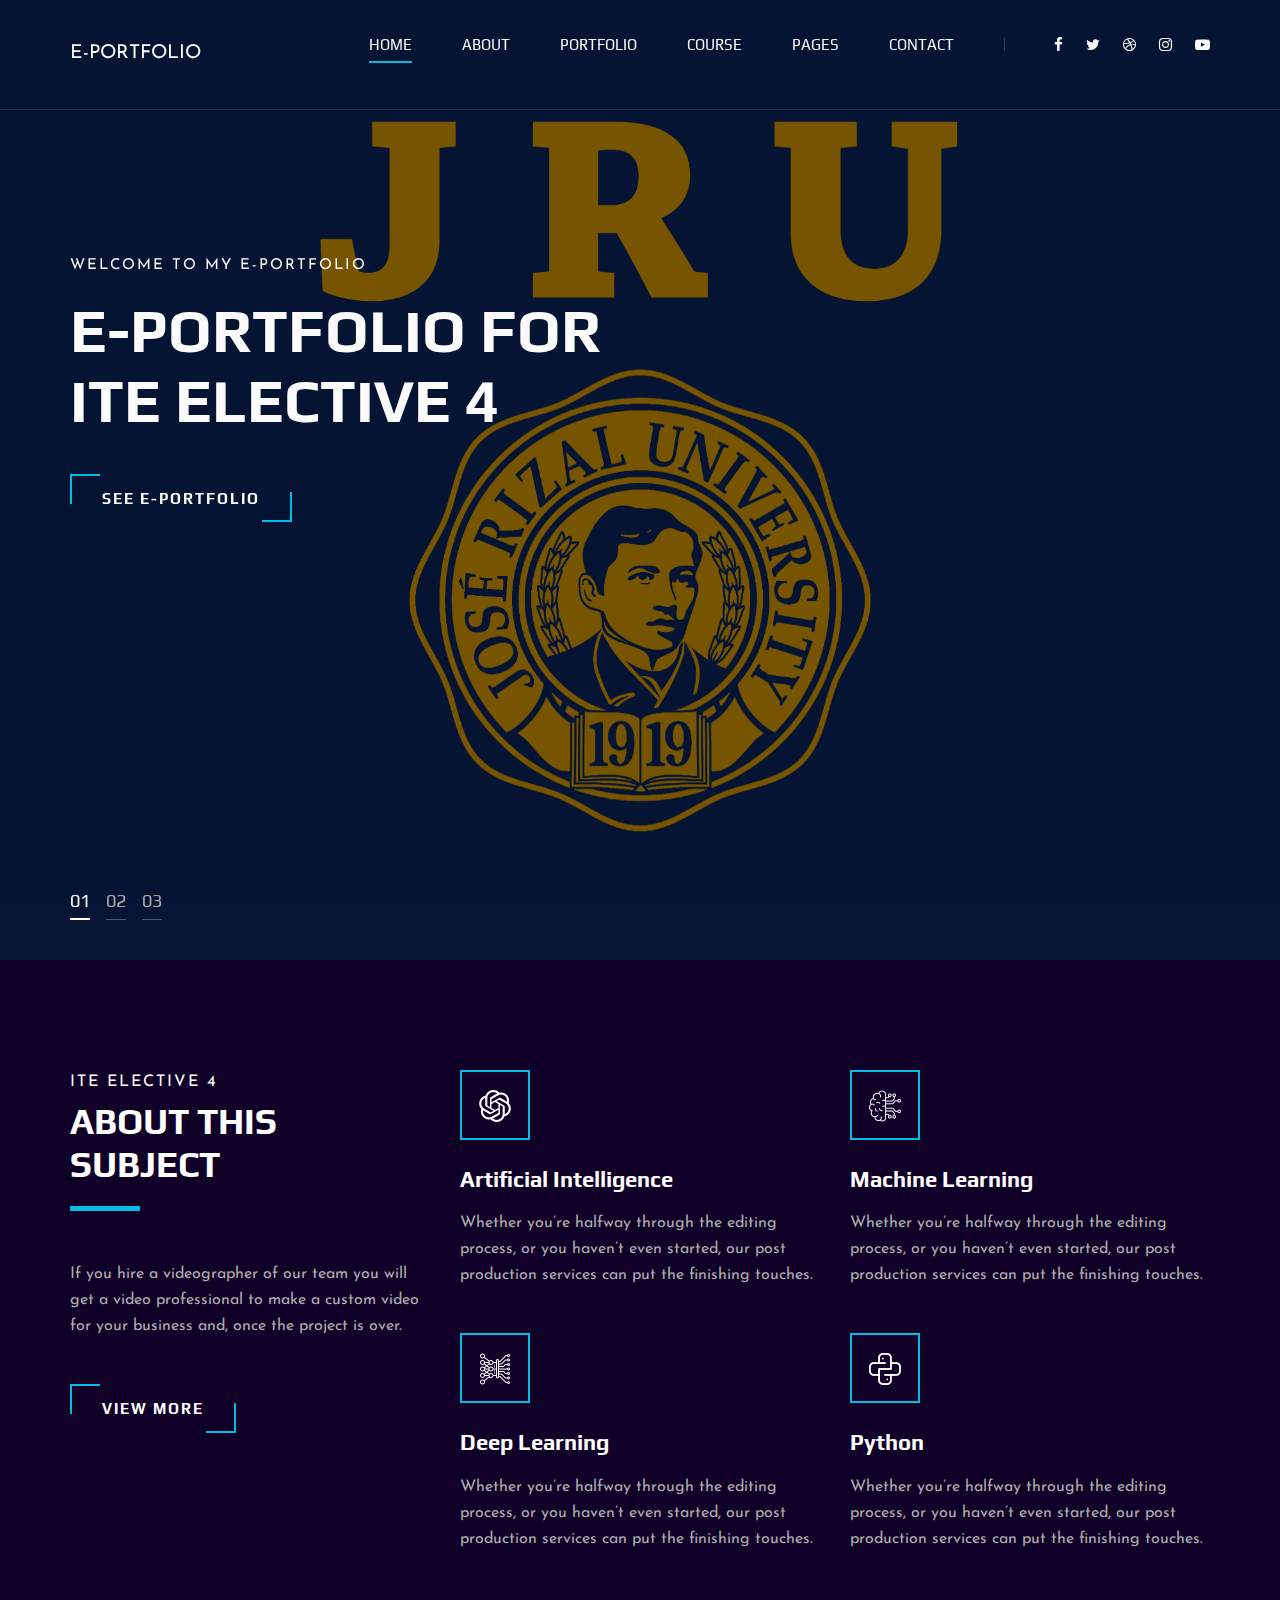
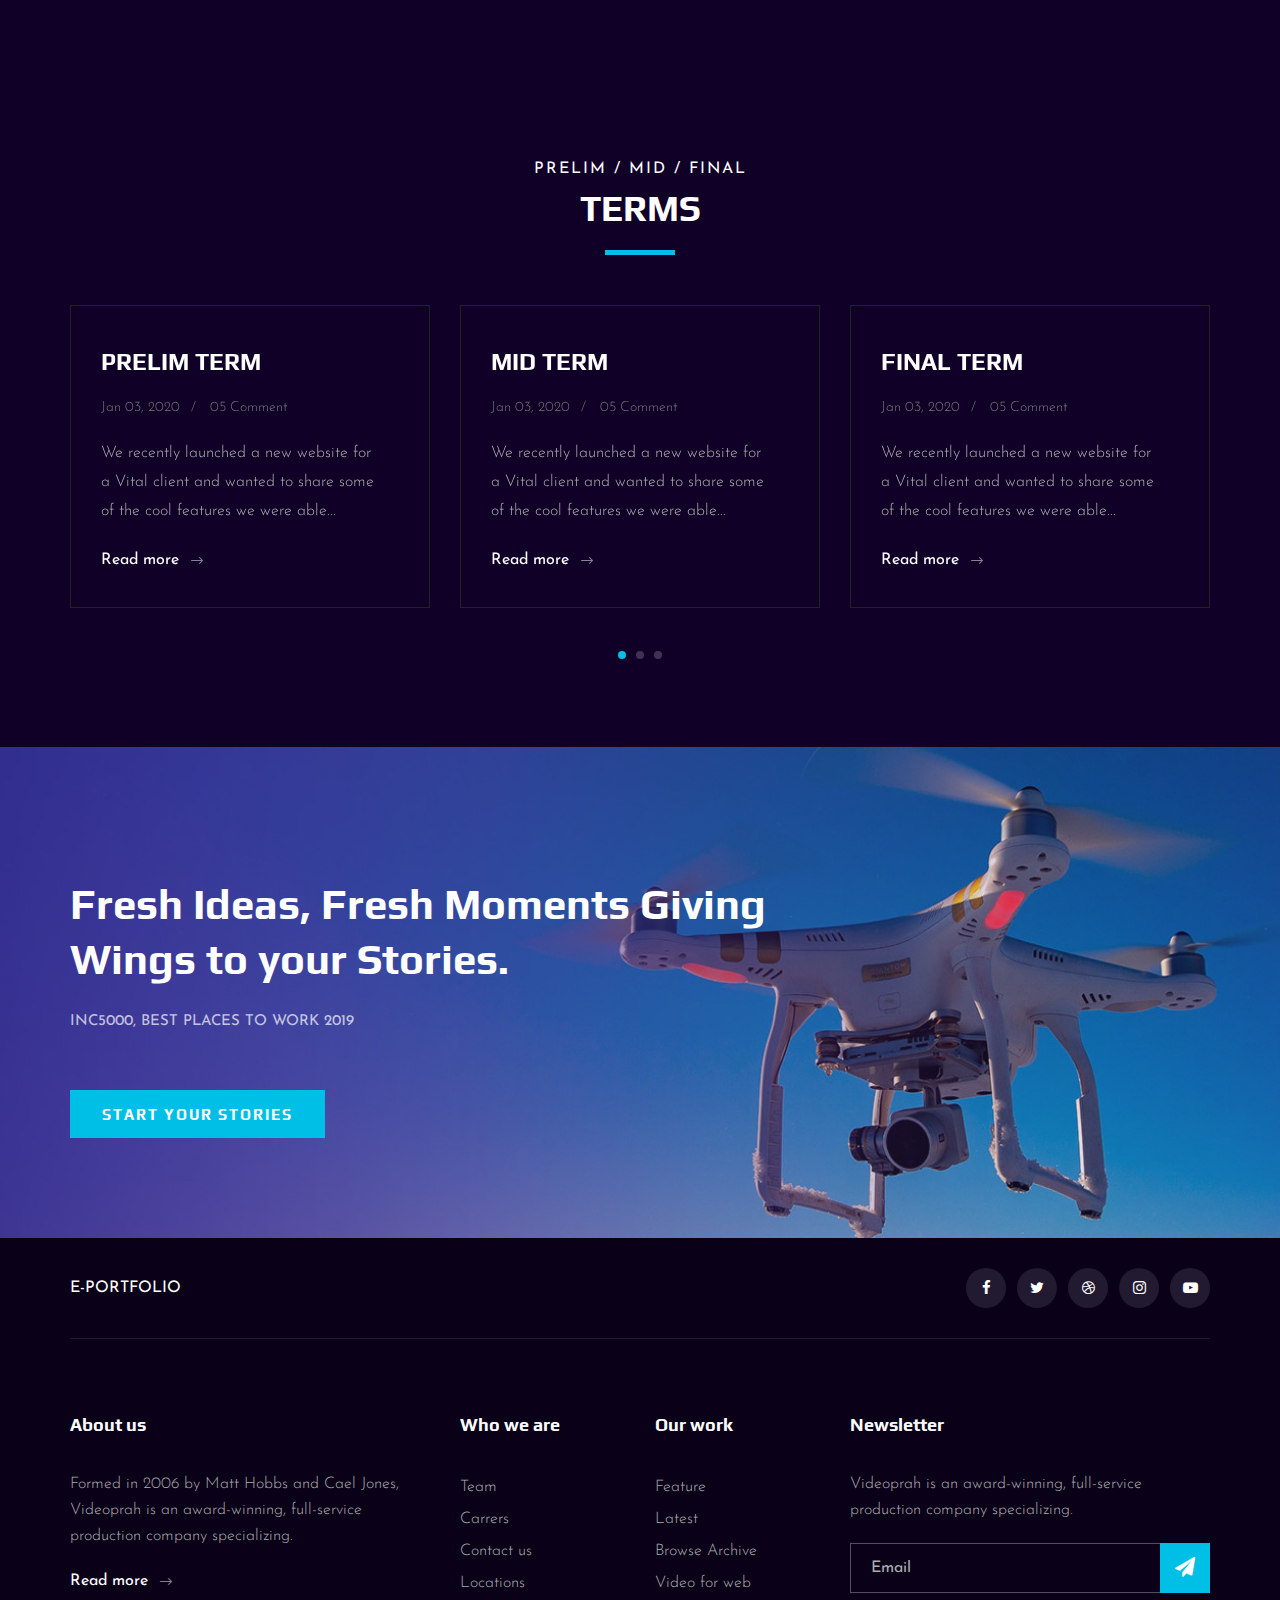
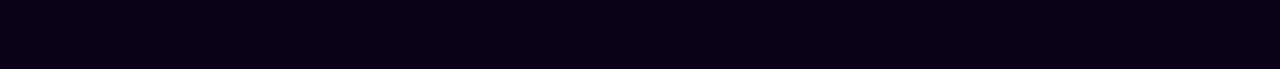
<file: index.html>
<!DOCTYPE html>
<html lang="zxx">
  <head>
    <meta charset="UTF-8" />
    <meta name="description" content="Videograph Template" />
    <meta name="keywords" content="Videograph, unica, creative, html" />
    <meta name="viewport" content="width=device-width, initial-scale=1.0" />
    <meta http-equiv="X-UA-Compatible" content="ie=edge" />
    <title>Videograph | Template</title>

    <!-- Google Font -->
    <link
      href="https://fonts.googleapis.com/css2?family=Play:wght@400;700&display=swap"
      rel="stylesheet"
    />
    <link
      href="https://fonts.googleapis.com/css2?family=Josefin+Sans:wght@300;400;500;600;700&display=swap"
      rel="stylesheet"
    />

    <!-- Css Styles -->
    <link rel="stylesheet" href="css/bootstrap.min.css" type="text/css" />
    <link rel="stylesheet" href="css/font-awesome.min.css" type="text/css" />
    <link rel="stylesheet" href="css/elegant-icons.css" type="text/css" />
    <link rel="stylesheet" href="css/owl.carousel.min.css" type="text/css" />
    <link rel="stylesheet" href="css/magnific-popup.css" type="text/css" />
    <link rel="stylesheet" href="css/slicknav.min.css" type="text/css" />
    <link rel="stylesheet" href="css/style.css" type="text/css" />
  </head>

  <body>
    <!-- Page Preloder -->
    <div id="preloder">
      <div class="loader"></div>
    </div>

    <!-- Header Section Begin -->
    <header class="header">
      <div class="container">
        <div class="row">
          <div class="col-lg-2">
            <div class="header__logo">
              <a href="./index.html">E-PORTFOLIO</a>
            </div>
          </div>
          <div class="col-lg-10">
            <div class="header__nav__option">
              <nav class="header__nav__menu mobile-menu">
                <ul>
                  <li class="active"><a href="./index.html">Home</a></li>
                  <li><a href="./about.html">About</a></li>
                  <li><a href="./portfolio.html">Portfolio</a></li>
                  <li><a href="./course.html">Course</a></li>
                  <li>
                    <a href="#">Pages</a>
                    <ul class="dropdown">
                      <li><a href="./about.html">About</a></li>
                      <li><a href="./portfolio.html">Portfolio</a></li>
                      <li><a href="./blog.html">Blog</a></li>
                      <li><a href="./blog-details.html">Blog Details</a></li>
                    </ul>
                  </li>
                  <li><a href="./contact.html">Contact</a></li>
                </ul>
              </nav>
              <div class="header__nav__social">
                <a href="#"><i class="fa fa-facebook"></i></a>
                <a href="#"><i class="fa fa-twitter"></i></a>
                <a href="#"><i class="fa fa-dribbble"></i></a>
                <a href="#"><i class="fa fa-instagram"></i></a>
                <a href="#"><i class="fa fa-youtube-play"></i></a>
              </div>
            </div>
          </div>
        </div>
        <div id="mobile-menu-wrap"></div>
      </div>
    </header>
    <!-- Header End -->

    <!-- Hero Section Begin -->
    <section class="hero">
      <div class="hero__slider owl-carousel">
        <div class="hero__item set-bg" data-setbg="img/hero/EPORTBG.png">
          <div class="container">
            <div class="row">
              <div class="col-lg-6">
                <div class="hero__text">
                  <span>Welcome to my E-Portfolio</span>
                  <h2>E-PORTFOLIO FOR ITE ELECTIVE 4</h2>
                  <a href="./portfolio.html" class="primary-btn"
                    >See E-Portfolio</a
                  >
                </div>
              </div>
            </div>
          </div>
        </div>
        <div class="hero__item set-bg" data-setbg="img/hero/ME.jpg">
          <div class="container">
            <div class="row">
              <div class="col-lg-6">
                <div class="hero__text">
                  <span>Hi my name is </span>
                  <h2>Jezreel Deniel M. David</h2>
                  <a href="./about.html" class="primary-btn"
                    >See more about me</a
                  >
                </div>
              </div>
            </div>
          </div>
        </div>
        <div class="hero__item set-bg" data-setbg="img/hero/AI.png">
          <div class="container">
            <div class="row">
              <div class="col-lg-6">
                <div class="hero__text">
                  <span>This Subject is</span>
                  <h2>ITC C508-403I | ITE ELECTIVE 4</h2>
                  <a href="./course.html" class="primary-btn"
                    >See more about this subject</a
                  >
                </div>
              </div>
            </div>
          </div>
        </div>
      </div>
    </section>
    <!-- Hero Section End -->

    <!-- Services Section Begin -->
    <section class="services spad">
      <div class="container">
        <div class="row">
          <div class="col-lg-4">
            <div class="services__title">
              <div class="section-title">
                <span>ITE ELECTIVE 4</span>
                <h2>About this Subject</h2>
              </div>
              <p>
                If you hire a videographer of our team you will get a video
                professional to make a custom video for your business and, once
                the project is over.
              </p>
              <a href="./course.html" class="primary-btn">View more</a>
            </div>
          </div>
          <div class="col-lg-8">
            <div class="row">
              <div class="col-lg-6 col-md-6 col-sm-6">
                <div class="services__item">
                  <div class="services__item__icon">
                    <img src="img/icons/chat-gpt.png" alt="" />
                  </div>
                  <h4>Artificial Intelligence</h4>
                  <p>
                    Whether you’re halfway through the editing process, or you
                    haven’t even started, our post production services can put
                    the finishing touches.
                  </p>
                </div>
              </div>
              <div class="col-lg-6 col-md-6 col-sm-6">
                <div class="services__item">
                  <div class="services__item__icon">
                    <img src="img/icons/brain.png" alt="" />
                  </div>
                  <h4>Machine Learning</h4>
                  <p>
                    Whether you’re halfway through the editing process, or you
                    haven’t even started, our post production services can put
                    the finishing touches.
                  </p>
                </div>
              </div>
              <div class="col-lg-6 col-md-6 col-sm-6">
                <div class="services__item">
                  <div class="services__item__icon">
                    <img src="img/icons/deep-learning.png" alt="" />
                  </div>
                  <h4>Deep Learning</h4>
                  <p>
                    Whether you’re halfway through the editing process, or you
                    haven’t even started, our post production services can put
                    the finishing touches.
                  </p>
                </div>
              </div>
              <div class="col-lg-6 col-md-6 col-sm-6">
                <div class="services__item">
                  <div class="services__item__icon">
                    <img src="img/icons/python.png" alt="" />
                  </div>
                  <h4>Python</h4>
                  <p>
                    Whether you’re halfway through the editing process, or you
                    haven’t even started, our post production services can put
                    the finishing touches.
                  </p>
                </div>
              </div>
            </div>
          </div>
        </div>
      </div>
    </section>
    <!-- Services Section End -->

    <!-- Work Section Begin
    <section class="work">
      <div class="work__gallery">
        <div class="grid-sizer"></div>
        <div
          class="work__item wide__item set-bg"
          data-setbg="img/work/work-1.jpg"
        >
          <a
            href="https://www.youtube.com/watch?v=LXb3EKWsInQ"
            class="play-btn video-popup"
            ><i class="fa fa-play"></i
          ></a>
          <div class="work__item__hover">
            <h4>VIP Auto Tires & Service</h4>
            <ul>
              <li>eCommerce</li>
              <li>Magento</li>
            </ul>
          </div>
        </div>
        <div
          class="work__item small__item set-bg"
          data-setbg="img/work/work-2.jpg"
        >
          <a
            href="https://www.youtube.com/watch?v=LXb3EKWsInQ"
            class="play-btn video-popup"
            ><i class="fa fa-play"></i
          ></a>
        </div>
        <div
          class="work__item small__item set-bg"
          data-setbg="img/work/work-3.jpg"
        >
          <a
            href="https://www.youtube.com/watch?v=LXb3EKWsInQ"
            class="play-btn video-popup"
            ><i class="fa fa-play"></i
          ></a>
        </div>
        <div
          class="work__item large__item set-bg"
          data-setbg="img/work/work-4.jpg"
        >
          <a
            href="https://www.youtube.com/watch?v=LXb3EKWsInQ"
            class="play-btn video-popup"
            ><i class="fa fa-play"></i
          ></a>
          <div class="work__item__hover">
            <h4>VIP Auto Tires & Service</h4>
            <ul>
              <li>eCommerce</li>
              <li>Magento</li>
            </ul>
          </div>
        </div>
        <div
          class="work__item small__item set-bg"
          data-setbg="img/work/work-5.jpg"
        >
          <a
            href="https://www.youtube.com/watch?v=LXb3EKWsInQ"
            class="play-btn video-popup"
            ><i class="fa fa-play"></i
          ></a>
        </div>
        <div
          class="work__item small__item set-bg"
          data-setbg="img/work/work-6.jpg"
        >
          <a
            href="https://www.youtube.com/watch?v=LXb3EKWsInQ"
            class="play-btn video-popup"
            ><i class="fa fa-play"></i
          ></a>
        </div>
        <div
          class="work__item wide__item set-bg"
          data-setbg="img/work/work-7.jpg"
        >
          <a
            href="https://www.youtube.com/watch?v=LXb3EKWsInQ"
            class="play-btn video-popup"
            ><i class="fa fa-play"></i
          ></a>
          <div class="work__item__hover">
            <h4>VIP Auto Tires & Service</h4>
            <ul>
              <li>eCommerce</li>
              <li>Magento</li>
            </ul>
          </div>
        </div>
      </div>
    </section>
    Work Section End -->

    <!-- Counter Section Begin
    <section class="counter">
      <div class="container">
        <div class="counter__content">
          <div class="row">
            <div class="col-lg-3 col-md-6 col-sm-6">
              <div class="counter__item">
                <div class="counter__item__text">
                  <img src="img/icons/ci-1.png" alt="" />
                  <h2 class="counter_num">230</h2>
                  <p>Compled Projects</p>
                </div>
              </div>
            </div>
            <div class="col-lg-3 col-md-6 col-sm-6">
              <div class="counter__item second__item">
                <div class="counter__item__text">
                  <img src="img/icons/ci-2.png" alt="" />
                  <h2 class="counter_num">1068</h2>
                  <p>Happy clients</p>
                </div>
              </div>
            </div>
            <div class="col-lg-3 col-md-6 col-sm-6">
              <div class="counter__item third__item">
                <div class="counter__item__text">
                  <img src="img/icons/ci-3.png" alt="" />
                  <h2 class="counter_num">230</h2>
                  <p>Perspective clients</p>
                </div>
              </div>
            </div>
            <div class="col-lg-3 col-md-6 col-sm-6">
              <div class="counter__item four__item">
                <div class="counter__item__text">
                  <img src="img/icons/ci-4.png" alt="" />
                  <h2 class="counter_num">230</h2>
                  <p>Compled Projects</p>
                </div>
              </div>
            </div>
          </div>
        </div>
      </div>
    </section>
 Counter Section End -->

    <!-- Team Section Begin
    <section class="team spad set-bg" data-setbg="img/team-bg.jpg">
      <div class="container">
        <div class="row">
          <div class="col-lg-12">
            <div class="section-title team__title">
              <span>Nice to meet</span>
              <h2>OUR Team</h2>
            </div>
          </div>
        </div>
        <div class="row">
          <div class="col-lg-3 col-md-6 col-sm-6 p-0">
            <div class="team__item set-bg" data-setbg="img/team/team-1.jpg">
              <div class="team__item__text">
                <h4>AMANDA STONE</h4>
                <p>Videographer</p>
                <div class="team__item__social">
                  <a href="#"><i class="fa fa-facebook"></i></a>
                  <a href="#"><i class="fa fa-twitter"></i></a>
                  <a href="#"><i class="fa fa-dribbble"></i></a>
                  <a href="#"><i class="fa fa-instagram"></i></a>
                </div>
              </div>
            </div>
          </div>
          <div class="col-lg-3 col-md-6 col-sm-6 p-0">
            <div
              class="team__item team__item--second set-bg"
              data-setbg="img/team/team-2.jpg"
            >
              <div class="team__item__text">
                <h4>AMANDA STONE</h4>
                <p>Videographer</p>
                <div class="team__item__social">
                  <a href="#"><i class="fa fa-facebook"></i></a>
                  <a href="#"><i class="fa fa-twitter"></i></a>
                  <a href="#"><i class="fa fa-dribbble"></i></a>
                  <a href="#"><i class="fa fa-instagram"></i></a>
                </div>
              </div>
            </div>
          </div>
          <div class="col-lg-3 col-md-6 col-sm-6 p-0">
            <div
              class="team__item team__item--third set-bg"
              data-setbg="img/team/team-3.jpg"
            >
              <div class="team__item__text">
                <h4>AMANDA STONE</h4>
                <p>Videographer</p>
                <div class="team__item__social">
                  <a href="#"><i class="fa fa-facebook"></i></a>
                  <a href="#"><i class="fa fa-twitter"></i></a>
                  <a href="#"><i class="fa fa-dribbble"></i></a>
                  <a href="#"><i class="fa fa-instagram"></i></a>
                </div>
              </div>
            </div>
          </div>
          <div class="col-lg-3 col-md-6 col-sm-6 p-0">
            <div
              class="team__item team__item--four set-bg"
              data-setbg="img/team/team-4.jpg"
            >
              <div class="team__item__text">
                <h4>AMANDA STONE</h4>
                <p>Videographer</p>
                <div class="team__item__social">
                  <a href="#"><i class="fa fa-facebook"></i></a>
                  <a href="#"><i class="fa fa-twitter"></i></a>
                  <a href="#"><i class="fa fa-dribbble"></i></a>
                  <a href="#"><i class="fa fa-instagram"></i></a>
                </div>
              </div>
            </div>
          </div>
          <div class="col-lg-12 p-0">
            <div class="team__btn">
              <a href="#" class="primary-btn">Meet Our Team</a>
            </div>
          </div>
        </div>
      </div>
    </section>
    Team Section End -->

    <!-- Latest Blog Section Begin -->
    <section class="latest spad">
      <div class="container">
        <div class="row">
          <div class="col-lg-12">
            <div class="section-title center-title">
              <span>PRELIM / MID / FINAL</span>
              <h2>TERMS</h2>
            </div>
          </div>
        </div>
        <div class="row">
          <div class="latest__slider owl-carousel">
            <div class="col-lg-4">
              <div class="blog__item latest__item">
                <h4>PRELIM TERM</h4>
                <ul>
                  <li>Jan 03, 2020</li>
                  <li>05 Comment</li>
                </ul>
                <p>
                  We recently launched a new website for a Vital client and
                  wanted to share some of the cool features we were able...
                </p>
                <a href="#">Read more <span class="arrow_right"></span></a>
              </div>
            </div>
            <div class="col-lg-4">
              <div class="blog__item latest__item">
                <h4>MID TERM</h4>
                <ul>
                  <li>Jan 03, 2020</li>
                  <li>05 Comment</li>
                </ul>
                <p>
                  We recently launched a new website for a Vital client and
                  wanted to share some of the cool features we were able...
                </p>
                <a href="#">Read more <span class="arrow_right"></span></a>
              </div>
            </div>
            <div class="col-lg-4">
              <div class="blog__item latest__item">
                <h4>FINAL TERM</h4>
                <ul>
                  <li>Jan 03, 2020</li>
                  <li>05 Comment</li>
                </ul>
                <p>
                  We recently launched a new website for a Vital client and
                  wanted to share some of the cool features we were able...
                </p>
                <a href="#">Read more <span class="arrow_right"></span></a>
              </div>
            </div>
            <div class="col-lg-4">
              <div class="blog__item latest__item">
                <h4>PRELIM TERM</h4>
                <ul>
                  <li>Jan 03, 2020</li>
                  <li>05 Comment</li>
                </ul>
                <p>
                  We recently launched a new website for a Vital client and
                  wanted to share some of the cool features we were able...
                </p>
                <a href="#">Read more <span class="arrow_right"></span></a>
              </div>
            </div>
            <div class="col-lg-4">
              <div class="blog__item latest__item">
                <h4>MID TERM</h4>
                <ul>
                  <li>Jan 03, 2020</li>
                  <li>05 Comment</li>
                </ul>
                <p>
                  We recently launched a new website for a Vital client and
                  wanted to share some of the cool features we were able...
                </p>
                <a href="#">Read more <span class="arrow_right"></span></a>
              </div>
            </div>
            <div class="col-lg-4">
              <div class="blog__item latest__item">
                <h4>FINAL TERM</h4>
                <ul>
                  <li>Jan 03, 2020</li>
                  <li>05 Comment</li>
                </ul>
                <p>
                  We recently launched a new website for a Vital client and
                  wanted to share some of the cool features we were able...
                </p>
                <a href="#">Read more <span class="arrow_right"></span></a>
              </div>
            </div>
          </div>
        </div>
      </div>
    </section>
    <!-- Latest Blog Section End -->

    <!-- Call To Action Section Begin -->
    <section class="callto spad set-bg" data-setbg="img/callto-bg.jpg">
      <div class="container">
        <div class="row">
          <div class="col-lg-8">
            <div class="callto__text">
              <h2>Fresh Ideas, Fresh Moments Giving Wings to your Stories.</h2>
              <p>INC5000, Best places to work 2019</p>
              <a href="#">Start your stories</a>
            </div>
          </div>
        </div>
      </div>
    </section>
    <!-- Call To Action Section End -->

    <!-- Footer Section Begin -->
    <footer class="footer">
      <div class="container">
        <div class="footer__top">
          <div class="row">
            <div class="col-lg-6 col-md-6">
              <div class="footer__top__logo">
                <a href="#">E-PORTFOLIO</a>
              </div>
            </div>
            <div class="col-lg-6 col-md-6">
              <div class="footer__top__social">
                <a href="#"><i class="fa fa-facebook"></i></a>
                <a href="#"><i class="fa fa-twitter"></i></a>
                <a href="#"><i class="fa fa-dribbble"></i></a>
                <a href="#"><i class="fa fa-instagram"></i></a>
                <a href="#"><i class="fa fa-youtube-play"></i></a>
              </div>
            </div>
          </div>
        </div>
        <div class="footer__option">
          <div class="row">
            <div class="col-lg-4 col-md-6 col-sm-6">
              <div class="footer__option__item">
                <h5>About us</h5>
                <p>
                  Formed in 2006 by Matt Hobbs and Cael Jones, Videoprah is an
                  award-winning, full-service production company specializing.
                </p>
                <a href="#" class="read__more"
                  >Read more <span class="arrow_right"></span
                ></a>
              </div>
            </div>
            <div class="col-lg-2 col-md-3 col-sm-3">
              <div class="footer__option__item">
                <h5>Who we are</h5>
                <ul>
                  <li><a href="#">Team</a></li>
                  <li><a href="#">Carrers</a></li>
                  <li><a href="#">Contact us</a></li>
                  <li><a href="#">Locations</a></li>
                </ul>
              </div>
            </div>
            <div class="col-lg-2 col-md-3 col-sm-3">
              <div class="footer__option__item">
                <h5>Our work</h5>
                <ul>
                  <li><a href="#">Feature</a></li>
                  <li><a href="#">Latest</a></li>
                  <li><a href="#">Browse Archive</a></li>
                  <li><a href="#">Video for web</a></li>
                </ul>
              </div>
            </div>
            <div class="col-lg-4 col-md-12">
              <div class="footer__option__item">
                <h5>Newsletter</h5>
                <p>
                  Videoprah is an award-winning, full-service production company
                  specializing.
                </p>
                <form action="#">
                  <input type="text" placeholder="Email" />
                  <button type="submit"><i class="fa fa-send"></i></button>
                </form>
              </div>
            </div>
          </div>
        </div>
      </div>
    </footer>
    <!-- Footer Section End -->

    <!-- Js Plugins -->
    <script src="js/jquery-3.3.1.min.js"></script>
    <script src="js/bootstrap.min.js"></script>
    <script src="js/jquery.magnific-popup.min.js"></script>
    <script src="js/mixitup.min.js"></script>
    <script src="js/masonry.pkgd.min.js"></script>
    <script src="js/jquery.slicknav.js"></script>
    <script src="js/owl.carousel.min.js"></script>
    <script src="js/main.js"></script>
  </body>
</html>
</file>
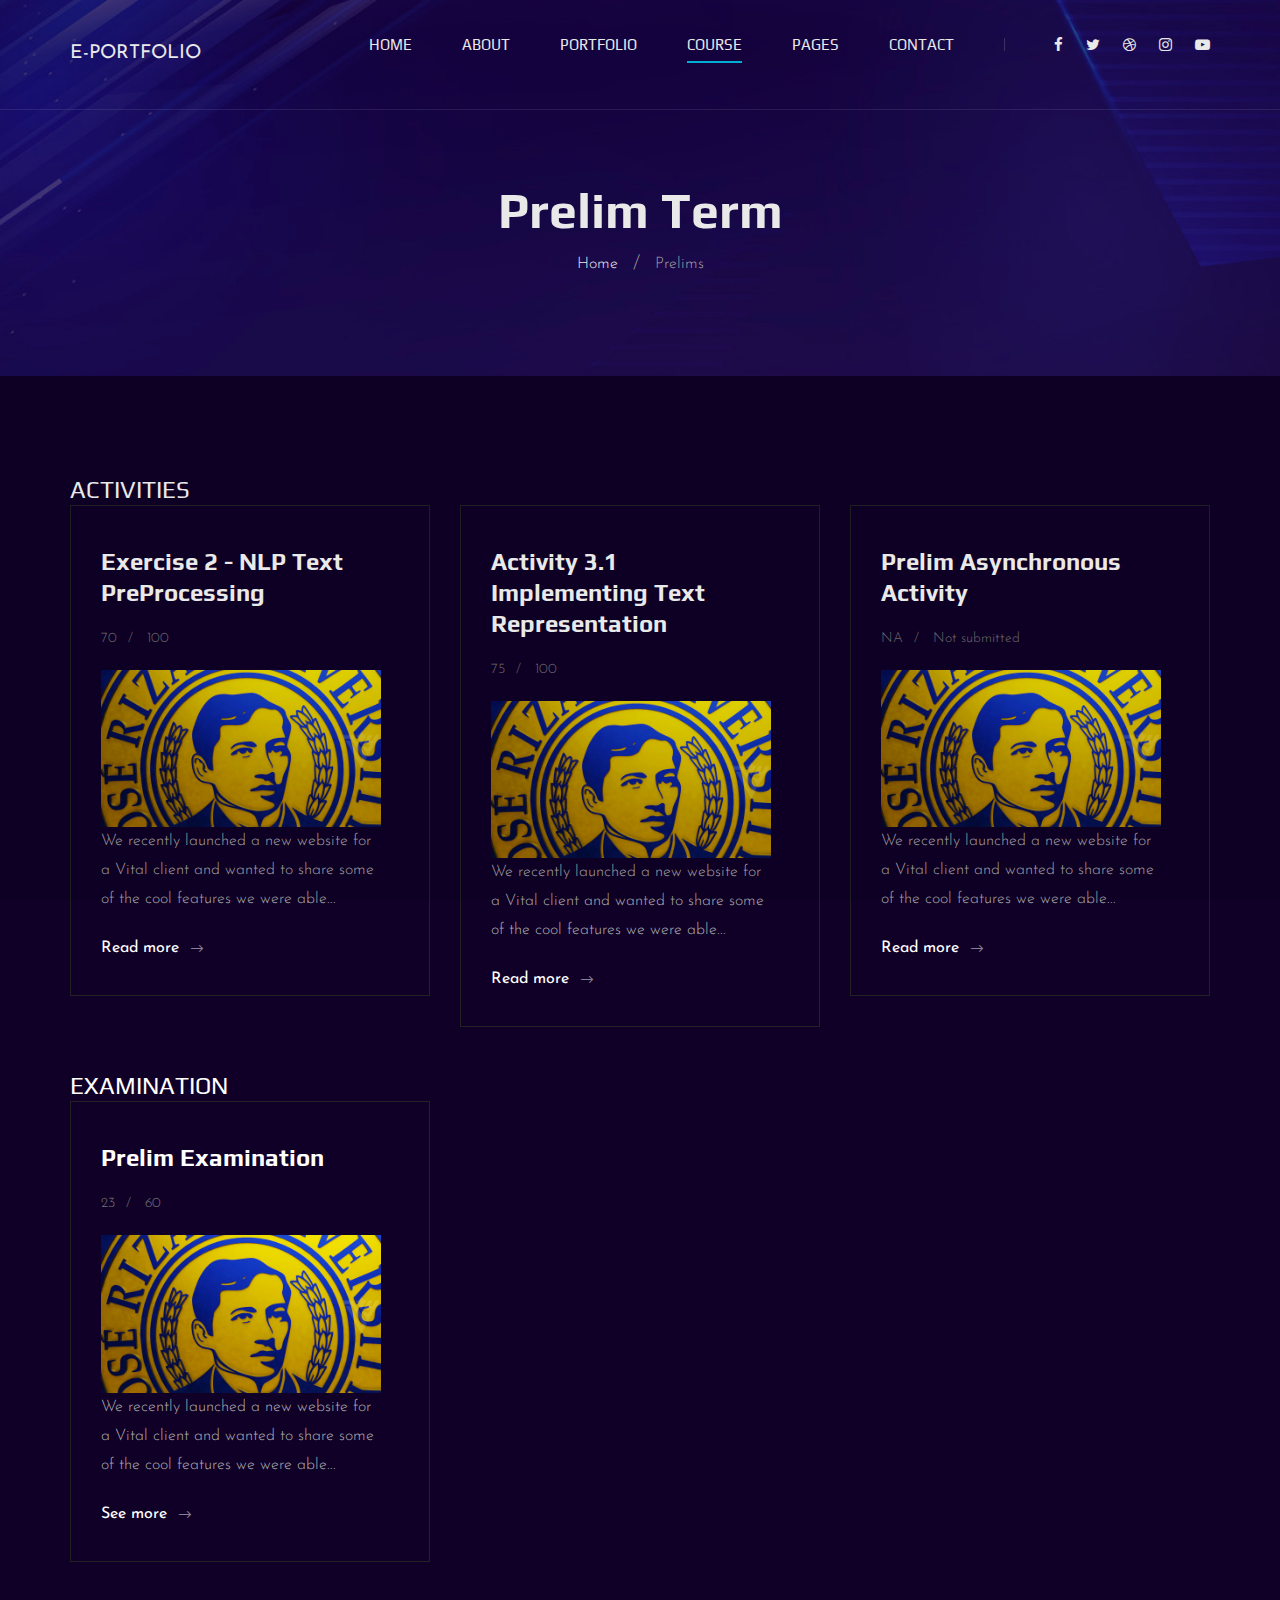
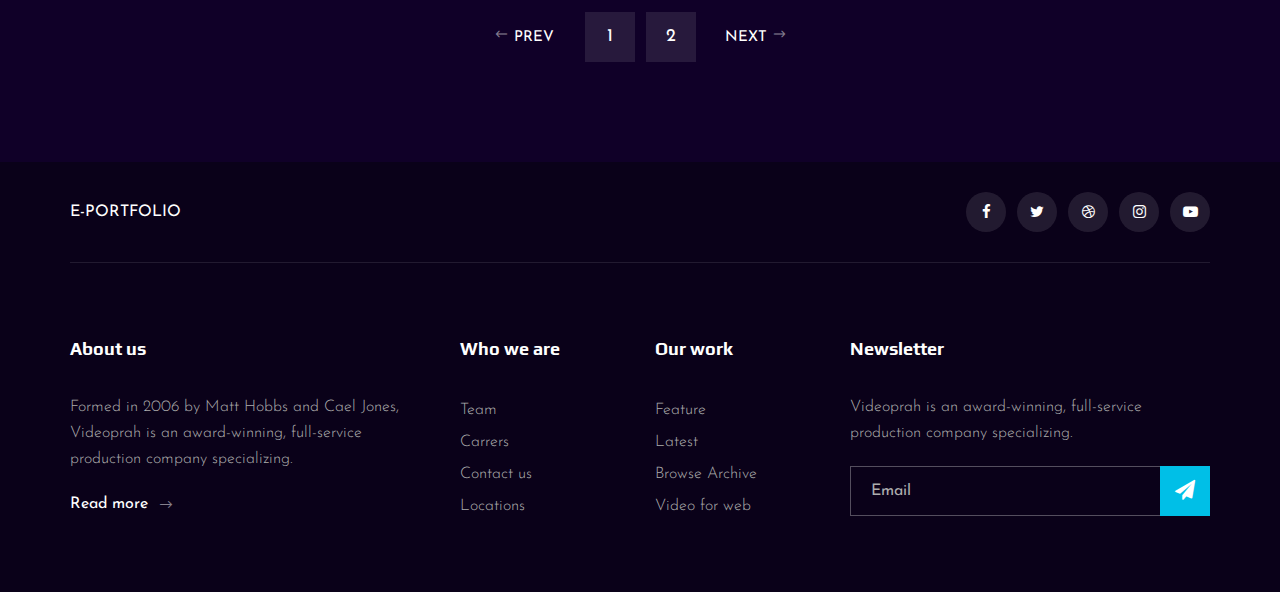
<file: 1prelimterm.html>
<!DOCTYPE html>
<html lang="zxx">
  <head>
    <meta charset="UTF-8" />
    <meta name="description" content="Videograph Template" />
    <meta name="keywords" content="Videograph, unica, creative, html" />
    <meta name="viewport" content="width=device-width, initial-scale=1.0" />
    <meta http-equiv="X-UA-Compatible" content="ie=edge" />
    <title>Videograph | Template</title>

    <!-- Google Font -->
    <link
      href="https://fonts.googleapis.com/css2?family=Play:wght@400;700&display=swap"
      rel="stylesheet"
    />
    <link
      href="https://fonts.googleapis.com/css2?family=Josefin+Sans:wght@300;400;500;600;700&display=swap"
      rel="stylesheet"
    />

    <!-- Css Styles -->
    <link rel="stylesheet" href="css/bootstrap.min.css" type="text/css" />
    <link rel="stylesheet" href="css/font-awesome.min.css" type="text/css" />
    <link rel="stylesheet" href="css/elegant-icons.css" type="text/css" />
    <link rel="stylesheet" href="css/owl.carousel.min.css" type="text/css" />
    <link rel="stylesheet" href="css/magnific-popup.css" type="text/css" />
    <link rel="stylesheet" href="css/slicknav.min.css" type="text/css" />
    <link rel="stylesheet" href="css/style.css" type="text/css" />
  </head>

  <body>
    <!-- Page Preloder -->
    <div id="preloder">
      <div class="loader"></div>
    </div>

    <!-- Header Section Begin -->
    <header class="header">
      <div class="container">
        <div class="row">
          <div class="col-lg-2">
            <div class="header__logo">
              <a href="./index.html">E-PORTFOLIO</a>
            </div>
          </div>
          <div class="col-lg-10">
            <div class="header__nav__option">
              <nav class="header__nav__menu mobile-menu">
                <ul>
                  <li><a href="./index.html">Home</a></li>
                  <li><a href="./about.html">About</a></li>
                  <li><a href="./portfolio.html">Portfolio</a></li>
                  <li class="active"><a href="./course.html">Course</a></li>
                  <li>
                    <a href="#">Pages</a>
                    <ul class="dropdown">
                      <li><a href="./about.html">About</a></li>
                      <li><a href="./portfolio.html">Portfolio</a></li>
                      <li><a href="./blog.html">Blog</a></li>
                      <li><a href="./blog-details.html">Blog Details</a></li>
                    </ul>
                  </li>
                  <li><a href="./contact.html">Contact</a></li>
                </ul>
              </nav>
              <div class="header__nav__social">
                <a href="#"><i class="fa fa-facebook"></i></a>
                <a href="#"><i class="fa fa-twitter"></i></a>
                <a href="#"><i class="fa fa-dribbble"></i></a>
                <a href="#"><i class="fa fa-instagram"></i></a>
                <a href="#"><i class="fa fa-youtube-play"></i></a>
              </div>
            </div>
          </div>
        </div>
        <div id="mobile-menu-wrap"></div>
      </div>
    </header>
    <!-- Header End -->

    <!-- Breadcrumb Begin -->
    <div
      class="breadcrumb-option spad set-bg"
      data-setbg="img/breadcrumb-bg.jpg"
    >
      <div class="container">
        <div class="row">
          <div class="col-lg-12 text-center">
            <div class="breadcrumb__text">
              <h2>Prelim Term</h2>
              <div class="breadcrumb__links">
                <a href="#">Home</a>
                <span>Prelims</span>
              </div>
            </div>
          </div>
        </div>
      </div>
    </div>
    <!-- Breadcrumb End -->

    <!-- Blog Section Begin -->
    <section class="blog spad">
      <div class="container">
        <h4>ACTIVITIES</h4>
        <div class="row">
          <div class="col-lg-4 col-md-6 col-sm-6">
            <div class="blog__item">
              <h4>Exercise 2 - NLP Text PreProcessing</h4>
              <ul>
                <li>70</li>
                <li>100</li>
              </ul>
              <img src="img/portfolio/prelim.jpg" alt="Exercise 2 Image" />
              <p>
                We recently launched a new website for a Vital client and wanted
                to share some of the cool features we were able...
              </p>
              <a href="./prelimterm/act1.html"
                >Read more <span class="arrow_right"></span
              ></a>
            </div>
          </div>
          <div class="col-lg-4 col-md-6 col-sm-6">
            <div class="blog__item">
              <h4>Activity 3.1 Implementing Text Representation</h4>
              <ul>
                <li>75</li>
                <li>100</li>
              </ul>
              <img src="img/portfolio/prelim.jpg" alt="Exercise 2 Image" />
              <p>
                We recently launched a new website for a Vital client and wanted
                to share some of the cool features we were able...
              </p>
              <a href="./prelimterm/act2.html"
                >Read more <span class="arrow_right"></span
              ></a>
            </div>
          </div>
          <div class="col-lg-4 col-md-6 col-sm-6">
            <div class="blog__item">
              <h4>Prelim Asynchronous Activity</h4>
              <ul>
                <li>NA</li>
                <li>Not submitted</li>
              </ul>
              <img src="img/portfolio/prelim.jpg" alt="Exercise 2 Image" />
              <p>
                We recently launched a new website for a Vital client and wanted
                to share some of the cool features we were able...
              </p>
              <a href="./prelimterm/act3.html"
                >Read more <span class="arrow_right"></span
              ></a>
            </div>
          </div>
        </div>
        <h4>EXAMINATION</h4>
        <div class="row">
          <div class="col-lg-4 col-md-6 col-sm-6">
            <div class="blog__item">
              <h4>Prelim Examination</h4>
              <ul>
                <li>23</li>
                <li>60</li>
              </ul>
              <img src="img/portfolio/prelim.jpg" alt="Exercise 2 Image" />
              <p>
                We recently launched a new website for a Vital client and wanted
                to share some of the cool features we were able...
              </p>
              <a href="./prelimterm/exam.html"
                >See more <span class="arrow_right"></span
              ></a>
            </div>
          </div>
        </div>
        <div class="row">
          <div class="col-lg-12">
            <div class="pagination__option blog__pagi">
              <a href="#" class="arrow__pagination left__arrow"
                ><span class="arrow_left"></span> Prev</a
              >
              <a href="#" class="number__pagination">1</a>
              <a href="#" class="number__pagination">2</a>
              <a href="#" class="arrow__pagination right__arrow"
                >Next <span class="arrow_right"></span
              ></a>
            </div>
          </div>
        </div>
      </div>
    </section>
    <!-- Blog Section End -->

    <!-- Footer Section Begin -->
    <footer class="footer">
      <div class="container">
        <div class="footer__top">
          <div class="row">
            <div class="col-lg-6 col-md-6">
              <div class="footer__top__logo">
                <a href="#">E-PORTFOLIO</a>
              </div>
            </div>
            <div class="col-lg-6 col-md-6">
              <div class="footer__top__social">
                <a href="#"><i class="fa fa-facebook"></i></a>
                <a href="#"><i class="fa fa-twitter"></i></a>
                <a href="#"><i class="fa fa-dribbble"></i></a>
                <a href="#"><i class="fa fa-instagram"></i></a>
                <a href="#"><i class="fa fa-youtube-play"></i></a>
              </div>
            </div>
          </div>
        </div>
        <div class="footer__option">
          <div class="row">
            <div class="col-lg-4 col-md-6 col-sm-6">
              <div class="footer__option__item">
                <h5>About us</h5>
                <p>
                  Formed in 2006 by Matt Hobbs and Cael Jones, Videoprah is an
                  award-winning, full-service production company specializing.
                </p>
                <a href="#" class="read__more"
                  >Read more <span class="arrow_right"></span
                ></a>
              </div>
            </div>
            <div class="col-lg-2 col-md-3 col-sm-3">
              <div class="footer__option__item">
                <h5>Who we are</h5>
                <ul>
                  <li><a href="#">Team</a></li>
                  <li><a href="#">Carrers</a></li>
                  <li><a href="#">Contact us</a></li>
                  <li><a href="#">Locations</a></li>
                </ul>
              </div>
            </div>
            <div class="col-lg-2 col-md-3 col-sm-3">
              <div class="footer__option__item">
                <h5>Our work</h5>
                <ul>
                  <li><a href="#">Feature</a></li>
                  <li><a href="#">Latest</a></li>
                  <li><a href="#">Browse Archive</a></li>
                  <li><a href="#">Video for web</a></li>
                </ul>
              </div>
            </div>
            <div class="col-lg-4 col-md-12">
              <div class="footer__option__item">
                <h5>Newsletter</h5>
                <p>
                  Videoprah is an award-winning, full-service production company
                  specializing.
                </p>
                <form action="#">
                  <input type="text" placeholder="Email" />
                  <button type="submit"><i class="fa fa-send"></i></button>
                </form>
              </div>
            </div>
          </div>
        </div>
      </div>
    </footer>
    <!-- Footer Section End -->

    <!-- Js Plugins -->
    <script src="js/jquery-3.3.1.min.js"></script>
    <script src="js/bootstrap.min.js"></script>
    <script src="js/jquery.magnific-popup.min.js"></script>
    <script src="js/mixitup.min.js"></script>
    <script src="js/masonry.pkgd.min.js"></script>
    <script src="js/jquery.slicknav.js"></script>
    <script src="js/owl.carousel.min.js"></script>
    <script src="js/main.js"></script>
  </body>
</html>
</file>
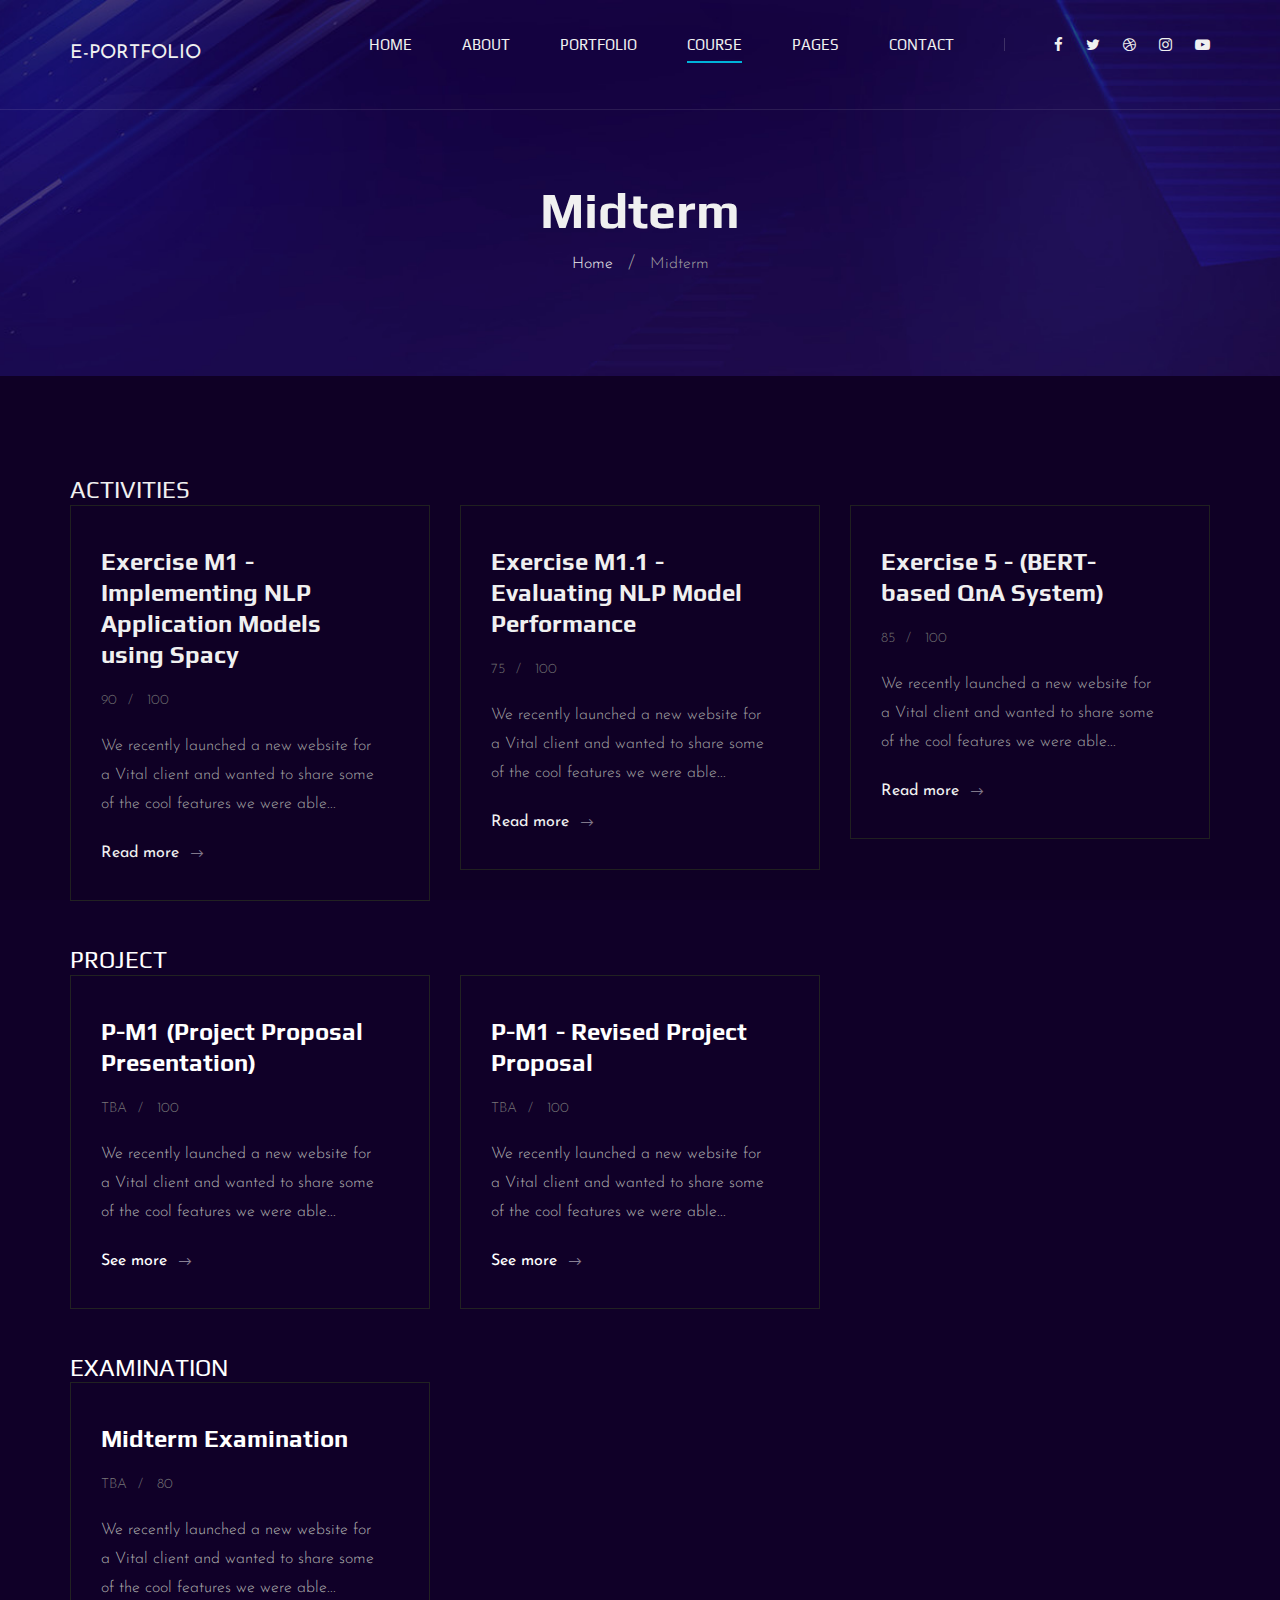
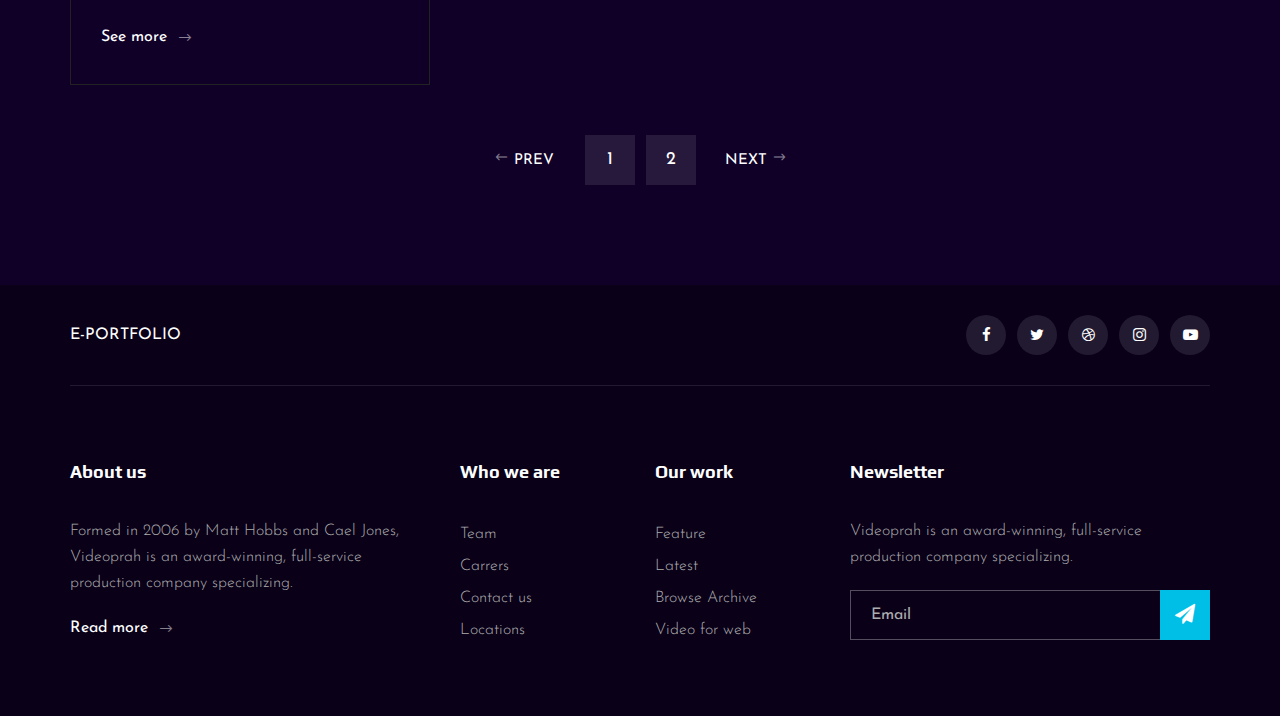
<file: 2midterm.html>
<!DOCTYPE html>
<html lang="zxx">
  <head>
    <meta charset="UTF-8" />
    <meta name="description" content="Videograph Template" />
    <meta name="keywords" content="Videograph, unica, creative, html" />
    <meta name="viewport" content="width=device-width, initial-scale=1.0" />
    <meta http-equiv="X-UA-Compatible" content="ie=edge" />
    <title>Videograph | Template</title>

    <!-- Google Font -->
    <link
      href="https://fonts.googleapis.com/css2?family=Play:wght@400;700&display=swap"
      rel="stylesheet"
    />
    <link
      href="https://fonts.googleapis.com/css2?family=Josefin+Sans:wght@300;400;500;600;700&display=swap"
      rel="stylesheet"
    />

    <!-- Css Styles -->
    <link rel="stylesheet" href="css/bootstrap.min.css" type="text/css" />
    <link rel="stylesheet" href="css/font-awesome.min.css" type="text/css" />
    <link rel="stylesheet" href="css/elegant-icons.css" type="text/css" />
    <link rel="stylesheet" href="css/owl.carousel.min.css" type="text/css" />
    <link rel="stylesheet" href="css/magnific-popup.css" type="text/css" />
    <link rel="stylesheet" href="css/slicknav.min.css" type="text/css" />
    <link rel="stylesheet" href="css/style.css" type="text/css" />
  </head>

  <body>
    <!-- Page Preloder -->
    <div id="preloder">
      <div class="loader"></div>
    </div>

    <!-- Header Section Begin -->
    <header class="header">
      <div class="container">
        <div class="row">
          <div class="col-lg-2">
            <div class="header__logo">
              <a href="./index.html">E-PORTFOLIO</a>
            </div>
          </div>
          <div class="col-lg-10">
            <div class="header__nav__option">
              <nav class="header__nav__menu mobile-menu">
                <ul>
                  <li><a href="./index.html">Home</a></li>
                  <li><a href="./about.html">About</a></li>
                  <li><a href="./portfolio.html">Portfolio</a></li>
                  <li class="active"><a href="./course.html">Course</a></li>
                  <li>
                    <a href="#">Pages</a>
                    <ul class="dropdown">
                      <li><a href="./about.html">About</a></li>
                      <li><a href="./portfolio.html">Portfolio</a></li>
                      <li><a href="./blog.html">Blog</a></li>
                      <li><a href="./blog-details.html">Blog Details</a></li>
                    </ul>
                  </li>
                  <li><a href="./contact.html">Contact</a></li>
                </ul>
              </nav>
              <div class="header__nav__social">
                <a href="#"><i class="fa fa-facebook"></i></a>
                <a href="#"><i class="fa fa-twitter"></i></a>
                <a href="#"><i class="fa fa-dribbble"></i></a>
                <a href="#"><i class="fa fa-instagram"></i></a>
                <a href="#"><i class="fa fa-youtube-play"></i></a>
              </div>
            </div>
          </div>
        </div>
        <div id="mobile-menu-wrap"></div>
      </div>
    </header>
    <!-- Header End -->

    <!-- Breadcrumb Begin -->
    <div
      class="breadcrumb-option spad set-bg"
      data-setbg="img/breadcrumb-bg.jpg"
    >
      <div class="container">
        <div class="row">
          <div class="col-lg-12 text-center">
            <div class="breadcrumb__text">
              <h2>Midterm</h2>
              <div class="breadcrumb__links">
                <a href="#">Home</a>
                <span>Midterm</span>
              </div>
            </div>
          </div>
        </div>
      </div>
    </div>
    <!-- Breadcrumb End -->

    <!-- Blog Section Begin -->
    <section class="blog spad">
      <div class="container">
        <h4>ACTIVITIES</h4>
        <div class="row">
          <div class="col-lg-4 col-md-6 col-sm-6">
            <div class="blog__item">
              <h4>
                Exercise M1 - Implementing NLP Application Models using Spacy
              </h4>
              <ul>
                <li>90</li>
                <li>100</li>
              </ul>
              <p>
                We recently launched a new website for a Vital client and wanted
                to share some of the cool features we were able...
              </p>
              <a href="./midterm/act1.html"
                >Read more <span class="arrow_right"></span
              ></a>
            </div>
          </div>
          <div class="col-lg-4 col-md-6 col-sm-6">
            <div class="blog__item">
              <h4>Exercise M1.1 - Evaluating NLP Model Performance</h4>
              <ul>
                <li>75</li>
                <li>100</li>
              </ul>
              <p>
                We recently launched a new website for a Vital client and wanted
                to share some of the cool features we were able...
              </p>
              <a href="./midterm/act2.html"
                >Read more <span class="arrow_right"></span
              ></a>
            </div>
          </div>
          <div class="col-lg-4 col-md-6 col-sm-6">
            <div class="blog__item">
              <h4>Exercise 5 - (BERT-based QnA System)</h4>
              <ul>
                <li>85</li>
                <li>100</li>
              </ul>
              <p>
                We recently launched a new website for a Vital client and wanted
                to share some of the cool features we were able...
              </p>
              <a href="./midterm/act3.html"
                >Read more <span class="arrow_right"></span
              ></a>
            </div>
          </div>
        </div>
        <h4>PROJECT</h4>
        <div class="row">
          <div class="col-lg-4 col-md-6 col-sm-6">
            <div class="blog__item">
              <h4>P-M1 (Project Proposal Presentation)</h4>
              <ul>
                <li>TBA</li>
                <li>100</li>
              </ul>
              <p>
                We recently launched a new website for a Vital client and wanted
                to share some of the cool features we were able...
              </p>
              <a href="./midterm/exam.html"
                >See more <span class="arrow_right"></span
              ></a>
            </div>
          </div>
          <div class="col-lg-4 col-md-6 col-sm-6">
            <div class="blog__item">
              <h4>P-M1 - Revised Project Proposal</h4>
              <ul>
                <li>TBA</li>
                <li>100</li>
              </ul>
              <p>
                We recently launched a new website for a Vital client and wanted
                to share some of the cool features we were able...
              </p>
              <a href="./midterm/exam.html"
                >See more <span class="arrow_right"></span
              ></a>
            </div>
          </div>
        </div>
        <h4>EXAMINATION</h4>
        <div class="row">
          <div class="col-lg-4 col-md-6 col-sm-6">
            <div class="blog__item">
              <h4>Midterm Examination</h4>
              <ul>
                <li>TBA</li>
                <li>80</li>
              </ul>
              <p>
                We recently launched a new website for a Vital client and wanted
                to share some of the cool features we were able...
              </p>
              <a href="./midterm/exam.html"
                >See more <span class="arrow_right"></span
              ></a>
            </div>
          </div>
        </div>
        <div class="row">
          <div class="col-lg-12">
            <div class="pagination__option blog__pagi">
              <a href="#" class="arrow__pagination left__arrow"
                ><span class="arrow_left"></span> Prev</a
              >
              <a href="#" class="number__pagination">1</a>
              <a href="#" class="number__pagination">2</a>
              <a href="#" class="arrow__pagination right__arrow"
                >Next <span class="arrow_right"></span
              ></a>
            </div>
          </div>
        </div>
      </div>
    </section>
    <!-- Blog Section End -->

    <!-- Footer Section Begin -->
    <footer class="footer">
      <div class="container">
        <div class="footer__top">
          <div class="row">
            <div class="col-lg-6 col-md-6">
              <div class="footer__top__logo">
                <a href="#">E-PORTFOLIO</a>
              </div>
            </div>
            <div class="col-lg-6 col-md-6">
              <div class="footer__top__social">
                <a href="#"><i class="fa fa-facebook"></i></a>
                <a href="#"><i class="fa fa-twitter"></i></a>
                <a href="#"><i class="fa fa-dribbble"></i></a>
                <a href="#"><i class="fa fa-instagram"></i></a>
                <a href="#"><i class="fa fa-youtube-play"></i></a>
              </div>
            </div>
          </div>
        </div>
        <div class="footer__option">
          <div class="row">
            <div class="col-lg-4 col-md-6 col-sm-6">
              <div class="footer__option__item">
                <h5>About us</h5>
                <p>
                  Formed in 2006 by Matt Hobbs and Cael Jones, Videoprah is an
                  award-winning, full-service production company specializing.
                </p>
                <a href="#" class="read__more"
                  >Read more <span class="arrow_right"></span
                ></a>
              </div>
            </div>
            <div class="col-lg-2 col-md-3 col-sm-3">
              <div class="footer__option__item">
                <h5>Who we are</h5>
                <ul>
                  <li><a href="#">Team</a></li>
                  <li><a href="#">Carrers</a></li>
                  <li><a href="#">Contact us</a></li>
                  <li><a href="#">Locations</a></li>
                </ul>
              </div>
            </div>
            <div class="col-lg-2 col-md-3 col-sm-3">
              <div class="footer__option__item">
                <h5>Our work</h5>
                <ul>
                  <li><a href="#">Feature</a></li>
                  <li><a href="#">Latest</a></li>
                  <li><a href="#">Browse Archive</a></li>
                  <li><a href="#">Video for web</a></li>
                </ul>
              </div>
            </div>
            <div class="col-lg-4 col-md-12">
              <div class="footer__option__item">
                <h5>Newsletter</h5>
                <p>
                  Videoprah is an award-winning, full-service production company
                  specializing.
                </p>
                <form action="#">
                  <input type="text" placeholder="Email" />
                  <button type="submit"><i class="fa fa-send"></i></button>
                </form>
              </div>
            </div>
          </div>
        </div>
      </div>
    </footer>
    <!-- Footer Section End -->

    <!-- Js Plugins -->
    <script src="js/jquery-3.3.1.min.js"></script>
    <script src="js/bootstrap.min.js"></script>
    <script src="js/jquery.magnific-popup.min.js"></script>
    <script src="js/mixitup.min.js"></script>
    <script src="js/masonry.pkgd.min.js"></script>
    <script src="js/jquery.slicknav.js"></script>
    <script src="js/owl.carousel.min.js"></script>
    <script src="js/main.js"></script>
  </body>
</html>
</file>
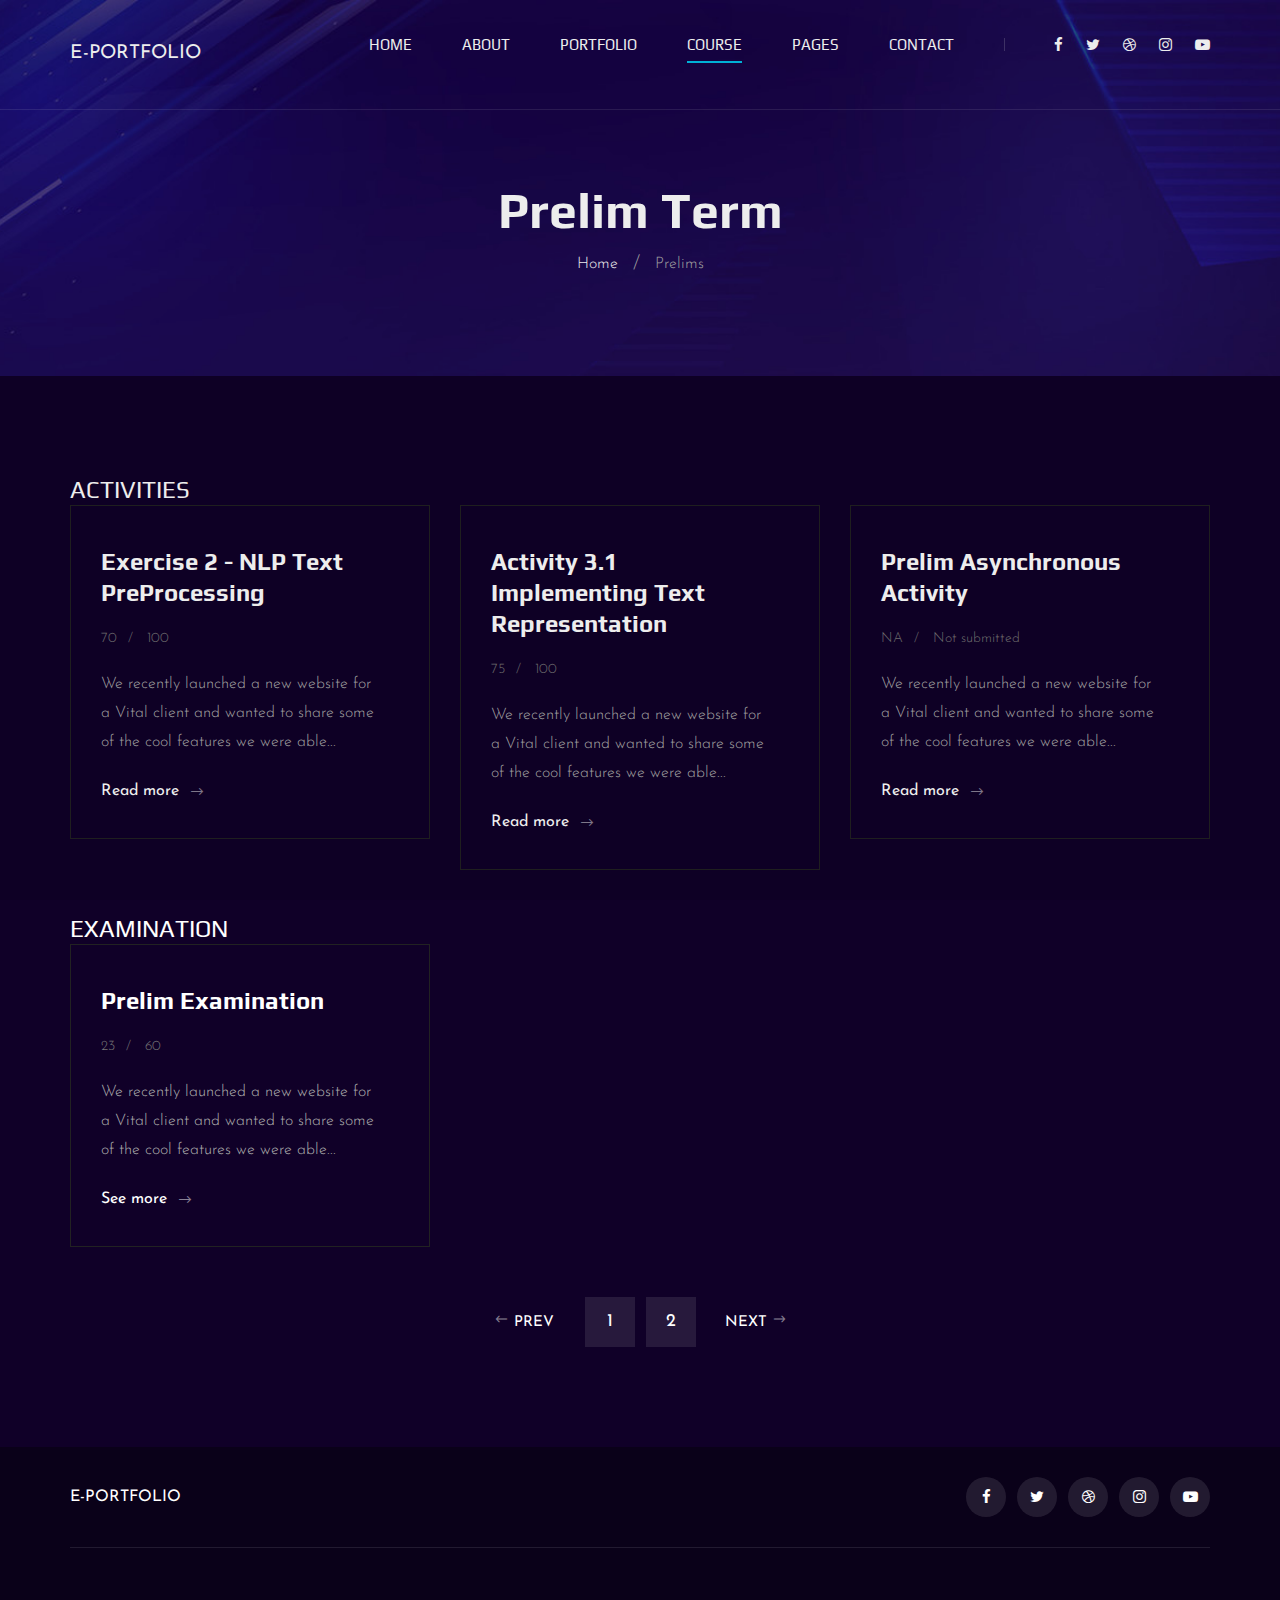
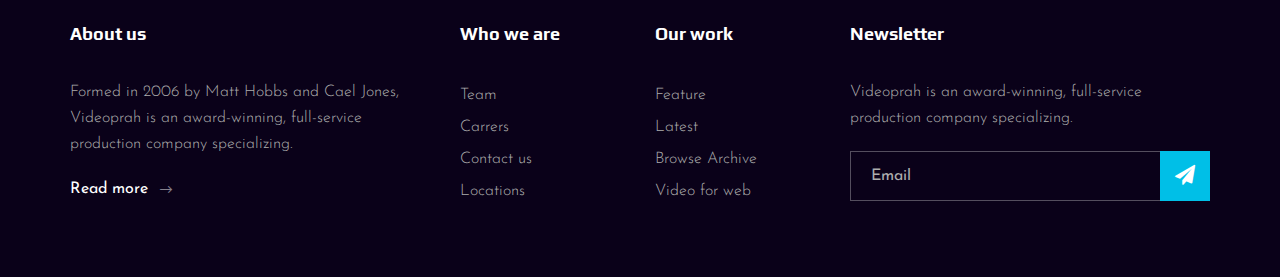
<file: 3finalterm.html>
<!DOCTYPE html>
<html lang="zxx">
  <head>
    <meta charset="UTF-8" />
    <meta name="description" content="Videograph Template" />
    <meta name="keywords" content="Videograph, unica, creative, html" />
    <meta name="viewport" content="width=device-width, initial-scale=1.0" />
    <meta http-equiv="X-UA-Compatible" content="ie=edge" />
    <title>Videograph | Template</title>

    <!-- Google Font -->
    <link
      href="https://fonts.googleapis.com/css2?family=Play:wght@400;700&display=swap"
      rel="stylesheet"
    />
    <link
      href="https://fonts.googleapis.com/css2?family=Josefin+Sans:wght@300;400;500;600;700&display=swap"
      rel="stylesheet"
    />

    <!-- Css Styles -->
    <link rel="stylesheet" href="css/bootstrap.min.css" type="text/css" />
    <link rel="stylesheet" href="css/font-awesome.min.css" type="text/css" />
    <link rel="stylesheet" href="css/elegant-icons.css" type="text/css" />
    <link rel="stylesheet" href="css/owl.carousel.min.css" type="text/css" />
    <link rel="stylesheet" href="css/magnific-popup.css" type="text/css" />
    <link rel="stylesheet" href="css/slicknav.min.css" type="text/css" />
    <link rel="stylesheet" href="css/style.css" type="text/css" />
  </head>

  <body>
    <!-- Page Preloder -->
    <div id="preloder">
      <div class="loader"></div>
    </div>

    <!-- Header Section Begin -->
    <header class="header">
      <div class="container">
        <div class="row">
          <div class="col-lg-2">
            <div class="header__logo">
              <a href="./index.html">E-PORTFOLIO</a>
            </div>
          </div>
          <div class="col-lg-10">
            <div class="header__nav__option">
              <nav class="header__nav__menu mobile-menu">
                <ul>
                  <li><a href="./index.html">Home</a></li>
                  <li><a href="./about.html">About</a></li>
                  <li><a href="./portfolio.html">Portfolio</a></li>
                  <li class="active"><a href="./course.html">Course</a></li>
                  <li>
                    <a href="#">Pages</a>
                    <ul class="dropdown">
                      <li><a href="./about.html">About</a></li>
                      <li><a href="./portfolio.html">Portfolio</a></li>
                      <li><a href="./blog.html">Blog</a></li>
                      <li><a href="./blog-details.html">Blog Details</a></li>
                    </ul>
                  </li>
                  <li><a href="./contact.html">Contact</a></li>
                </ul>
              </nav>
              <div class="header__nav__social">
                <a href="#"><i class="fa fa-facebook"></i></a>
                <a href="#"><i class="fa fa-twitter"></i></a>
                <a href="#"><i class="fa fa-dribbble"></i></a>
                <a href="#"><i class="fa fa-instagram"></i></a>
                <a href="#"><i class="fa fa-youtube-play"></i></a>
              </div>
            </div>
          </div>
        </div>
        <div id="mobile-menu-wrap"></div>
      </div>
    </header>
    <!-- Header End -->

    <!-- Breadcrumb Begin -->
    <div
      class="breadcrumb-option spad set-bg"
      data-setbg="img/breadcrumb-bg.jpg"
    >
      <div class="container">
        <div class="row">
          <div class="col-lg-12 text-center">
            <div class="breadcrumb__text">
              <h2>Prelim Term</h2>
              <div class="breadcrumb__links">
                <a href="#">Home</a>
                <span>Prelims</span>
              </div>
            </div>
          </div>
        </div>
      </div>
    </div>
    <!-- Breadcrumb End -->

    <!-- Blog Section Begin -->
    <section class="blog spad">
      <div class="container">
        <h4>ACTIVITIES</h4>
        <div class="row">
          <div class="col-lg-4 col-md-6 col-sm-6">
            <div class="blog__item">
              <h4>Exercise 2 - NLP Text PreProcessing</h4>
              <ul>
                <li>70</li>
                <li>100</li>
              </ul>
              <p>
                We recently launched a new website for a Vital client and wanted
                to share some of the cool features we were able...
              </p>
              <a href="./finalterm/act1.html"
                >Read more <span class="arrow_right"></span
              ></a>
            </div>
          </div>
          <div class="col-lg-4 col-md-6 col-sm-6">
            <div class="blog__item">
              <h4>Activity 3.1 Implementing Text Representation</h4>
              <ul>
                <li>75</li>
                <li>100</li>
              </ul>
              <p>
                We recently launched a new website for a Vital client and wanted
                to share some of the cool features we were able...
              </p>
              <a href="./finalterm/act2.html"
                >Read more <span class="arrow_right"></span
              ></a>
            </div>
          </div>
          <div class="col-lg-4 col-md-6 col-sm-6">
            <div class="blog__item">
              <h4>Prelim Asynchronous Activity</h4>
              <ul>
                <li>NA</li>
                <li>Not submitted</li>
              </ul>
              <p>
                We recently launched a new website for a Vital client and wanted
                to share some of the cool features we were able...
              </p>
              <a href="./finalterm/act3.html"
                >Read more <span class="arrow_right"></span
              ></a>
            </div>
          </div>
        </div>
        <h4>EXAMINATION</h4>
        <div class="row">
          <div class="col-lg-4 col-md-6 col-sm-6">
            <div class="blog__item">
              <h4>Prelim Examination</h4>
              <ul>
                <li>23</li>
                <li>60</li>
              </ul>
              <p>
                We recently launched a new website for a Vital client and wanted
                to share some of the cool features we were able...
              </p>
              <a href="./finalterm/exam.html"
                >See more <span class="arrow_right"></span
              ></a>
            </div>
          </div>
        </div>
        <div class="row">
          <div class="col-lg-12">
            <div class="pagination__option blog__pagi">
              <a href="#" class="arrow__pagination left__arrow"
                ><span class="arrow_left"></span> Prev</a
              >
              <a href="#" class="number__pagination">1</a>
              <a href="#" class="number__pagination">2</a>
              <a href="#" class="arrow__pagination right__arrow"
                >Next <span class="arrow_right"></span
              ></a>
            </div>
          </div>
        </div>
      </div>
    </section>
    <!-- Blog Section End -->

    <!-- Footer Section Begin -->
    <footer class="footer">
      <div class="container">
        <div class="footer__top">
          <div class="row">
            <div class="col-lg-6 col-md-6">
              <div class="footer__top__logo">
                <a href="#">E-PORTFOLIO</a>
              </div>
            </div>
            <div class="col-lg-6 col-md-6">
              <div class="footer__top__social">
                <a href="#"><i class="fa fa-facebook"></i></a>
                <a href="#"><i class="fa fa-twitter"></i></a>
                <a href="#"><i class="fa fa-dribbble"></i></a>
                <a href="#"><i class="fa fa-instagram"></i></a>
                <a href="#"><i class="fa fa-youtube-play"></i></a>
              </div>
            </div>
          </div>
        </div>
        <div class="footer__option">
          <div class="row">
            <div class="col-lg-4 col-md-6 col-sm-6">
              <div class="footer__option__item">
                <h5>About us</h5>
                <p>
                  Formed in 2006 by Matt Hobbs and Cael Jones, Videoprah is an
                  award-winning, full-service production company specializing.
                </p>
                <a href="#" class="read__more"
                  >Read more <span class="arrow_right"></span
                ></a>
              </div>
            </div>
            <div class="col-lg-2 col-md-3 col-sm-3">
              <div class="footer__option__item">
                <h5>Who we are</h5>
                <ul>
                  <li><a href="#">Team</a></li>
                  <li><a href="#">Carrers</a></li>
                  <li><a href="#">Contact us</a></li>
                  <li><a href="#">Locations</a></li>
                </ul>
              </div>
            </div>
            <div class="col-lg-2 col-md-3 col-sm-3">
              <div class="footer__option__item">
                <h5>Our work</h5>
                <ul>
                  <li><a href="#">Feature</a></li>
                  <li><a href="#">Latest</a></li>
                  <li><a href="#">Browse Archive</a></li>
                  <li><a href="#">Video for web</a></li>
                </ul>
              </div>
            </div>
            <div class="col-lg-4 col-md-12">
              <div class="footer__option__item">
                <h5>Newsletter</h5>
                <p>
                  Videoprah is an award-winning, full-service production company
                  specializing.
                </p>
                <form action="#">
                  <input type="text" placeholder="Email" />
                  <button type="submit"><i class="fa fa-send"></i></button>
                </form>
              </div>
            </div>
          </div>
        </div>
      </div>
    </footer>
    <!-- Footer Section End -->

    <!-- Js Plugins -->
    <script src="js/jquery-3.3.1.min.js"></script>
    <script src="js/bootstrap.min.js"></script>
    <script src="js/jquery.magnific-popup.min.js"></script>
    <script src="js/mixitup.min.js"></script>
    <script src="js/masonry.pkgd.min.js"></script>
    <script src="js/jquery.slicknav.js"></script>
    <script src="js/owl.carousel.min.js"></script>
    <script src="js/main.js"></script>
  </body>
</html>
</file>
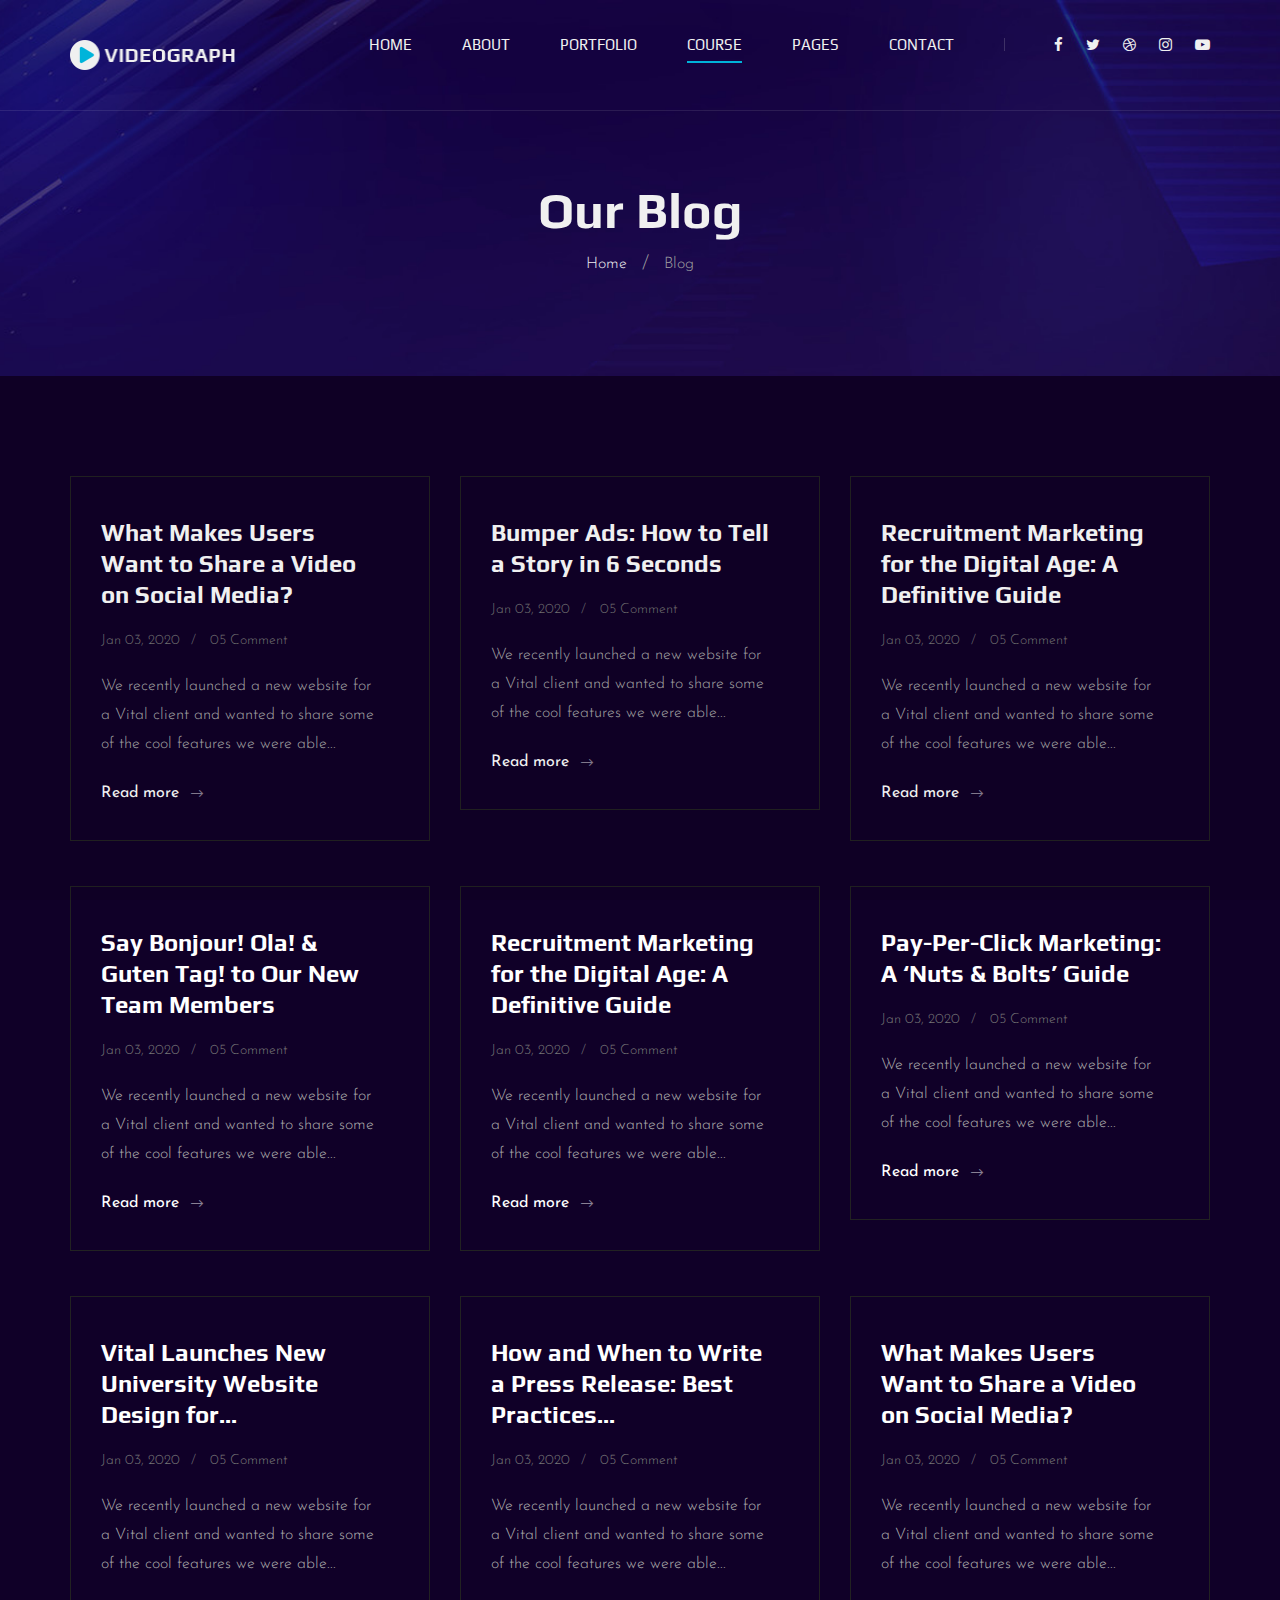
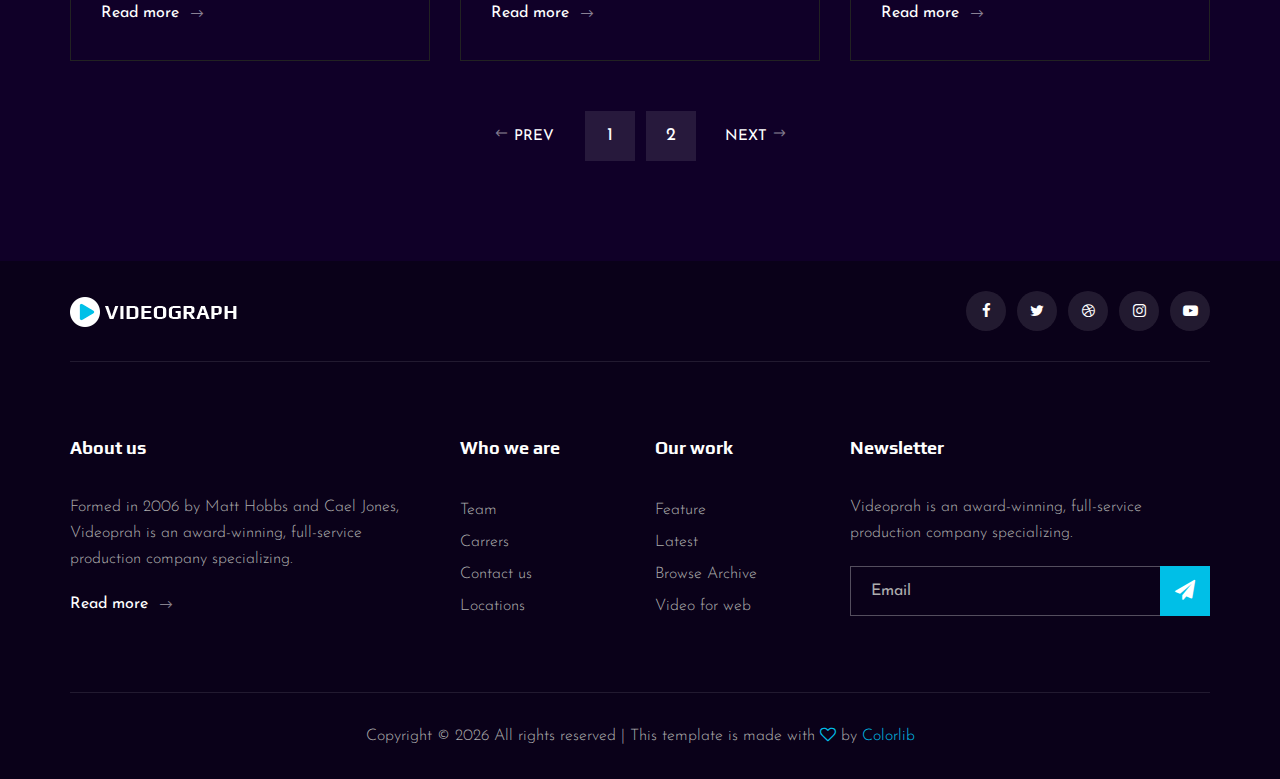
<file: blog.html>
<!DOCTYPE html>
<html lang="zxx">
  <head>
    <meta charset="UTF-8" />
    <meta name="description" content="Videograph Template" />
    <meta name="keywords" content="Videograph, unica, creative, html" />
    <meta name="viewport" content="width=device-width, initial-scale=1.0" />
    <meta http-equiv="X-UA-Compatible" content="ie=edge" />
    <title>Videograph | Template</title>

    <!-- Google Font -->
    <link
      href="https://fonts.googleapis.com/css2?family=Play:wght@400;700&display=swap"
      rel="stylesheet"
    />
    <link
      href="https://fonts.googleapis.com/css2?family=Josefin+Sans:wght@300;400;500;600;700&display=swap"
      rel="stylesheet"
    />

    <!-- Css Styles -->
    <link rel="stylesheet" href="css/bootstrap.min.css" type="text/css" />
    <link rel="stylesheet" href="css/font-awesome.min.css" type="text/css" />
    <link rel="stylesheet" href="css/elegant-icons.css" type="text/css" />
    <link rel="stylesheet" href="css/owl.carousel.min.css" type="text/css" />
    <link rel="stylesheet" href="css/magnific-popup.css" type="text/css" />
    <link rel="stylesheet" href="css/slicknav.min.css" type="text/css" />
    <link rel="stylesheet" href="css/style.css" type="text/css" />
  </head>

  <body>
    <!-- Page Preloder -->
    <div id="preloder">
      <div class="loader"></div>
    </div>

    <!-- Header Section Begin -->
    <header class="header">
      <div class="container">
        <div class="row">
          <div class="col-lg-2">
            <div class="header__logo">
              <a href="./index.html"><img src="img/logo.png" alt="" /></a>
            </div>
          </div>
          <div class="col-lg-10">
            <div class="header__nav__option">
              <nav class="header__nav__menu mobile-menu">
                <ul>
                  <li><a href="./index.html">Home</a></li>
                  <li><a href="./about.html">About</a></li>
                  <li><a href="./portfolio.html">Portfolio</a></li>
                  <li class="active"><a href="./course.html">Course</a></li>
                  <li>
                    <a href="#">Pages</a>
                    <ul class="dropdown">
                      <li><a href="./about.html">About</a></li>
                      <li><a href="./portfolio.html">Portfolio</a></li>
                      <li><a href="./blog.html">Blog</a></li>
                      <li><a href="./blog-details.html">Blog Details</a></li>
                    </ul>
                  </li>
                  <li><a href="./contact.html">Contact</a></li>
                </ul>
              </nav>
              <div class="header__nav__social">
                <a href="#"><i class="fa fa-facebook"></i></a>
                <a href="#"><i class="fa fa-twitter"></i></a>
                <a href="#"><i class="fa fa-dribbble"></i></a>
                <a href="#"><i class="fa fa-instagram"></i></a>
                <a href="#"><i class="fa fa-youtube-play"></i></a>
              </div>
            </div>
          </div>
        </div>
        <div id="mobile-menu-wrap"></div>
      </div>
    </header>
    <!-- Header End -->

    <!-- Breadcrumb Begin -->
    <div
      class="breadcrumb-option spad set-bg"
      data-setbg="img/breadcrumb-bg.jpg"
    >
      <div class="container">
        <div class="row">
          <div class="col-lg-12 text-center">
            <div class="breadcrumb__text">
              <h2>Our Blog</h2>
              <div class="breadcrumb__links">
                <a href="#">Home</a>
                <span>Blog</span>
              </div>
            </div>
          </div>
        </div>
      </div>
    </div>
    <!-- Breadcrumb End -->

    <!-- Blog Section Begin -->
    <section class="blog spad">
      <div class="container">
        <div class="row">
          <div class="col-lg-4 col-md-6 col-sm-6">
            <div class="blog__item">
              <h4>What Makes Users Want to Share a Video on Social Media?</h4>
              <ul>
                <li>Jan 03, 2020</li>
                <li>05 Comment</li>
              </ul>
              <p>
                We recently launched a new website for a Vital client and wanted
                to share some of the cool features we were able...
              </p>
              <a href="#">Read more <span class="arrow_right"></span></a>
            </div>
          </div>
          <div class="col-lg-4 col-md-6 col-sm-6">
            <div class="blog__item">
              <h4>Bumper Ads: How to Tell a Story in 6 Seconds</h4>
              <ul>
                <li>Jan 03, 2020</li>
                <li>05 Comment</li>
              </ul>
              <p>
                We recently launched a new website for a Vital client and wanted
                to share some of the cool features we were able...
              </p>
              <a href="#">Read more <span class="arrow_right"></span></a>
            </div>
          </div>
          <div class="col-lg-4 col-md-6 col-sm-6">
            <div class="blog__item">
              <h4>
                Recruitment Marketing for the Digital Age: A Definitive Guide
              </h4>
              <ul>
                <li>Jan 03, 2020</li>
                <li>05 Comment</li>
              </ul>
              <p>
                We recently launched a new website for a Vital client and wanted
                to share some of the cool features we were able...
              </p>
              <a href="#">Read more <span class="arrow_right"></span></a>
            </div>
          </div>
          <div class="col-lg-4 col-md-6 col-sm-6">
            <div class="blog__item">
              <h4>Say Bonjour! Ola! & Guten Tag! to Our New Team Members</h4>
              <ul>
                <li>Jan 03, 2020</li>
                <li>05 Comment</li>
              </ul>
              <p>
                We recently launched a new website for a Vital client and wanted
                to share some of the cool features we were able...
              </p>
              <a href="#">Read more <span class="arrow_right"></span></a>
            </div>
          </div>
          <div class="col-lg-4 col-md-6 col-sm-6">
            <div class="blog__item">
              <h4>
                Recruitment Marketing for the Digital Age: A Definitive Guide
              </h4>
              <ul>
                <li>Jan 03, 2020</li>
                <li>05 Comment</li>
              </ul>
              <p>
                We recently launched a new website for a Vital client and wanted
                to share some of the cool features we were able...
              </p>
              <a href="#">Read more <span class="arrow_right"></span></a>
            </div>
          </div>
          <div class="col-lg-4 col-md-6 col-sm-6">
            <div class="blog__item">
              <h4>Pay-Per-Click Marketing: A ‘Nuts & Bolts’ Guide</h4>
              <ul>
                <li>Jan 03, 2020</li>
                <li>05 Comment</li>
              </ul>
              <p>
                We recently launched a new website for a Vital client and wanted
                to share some of the cool features we were able...
              </p>
              <a href="#">Read more <span class="arrow_right"></span></a>
            </div>
          </div>
          <div class="col-lg-4 col-md-6 col-sm-6">
            <div class="blog__item">
              <h4>Vital Launches New University Website Design for...</h4>
              <ul>
                <li>Jan 03, 2020</li>
                <li>05 Comment</li>
              </ul>
              <p>
                We recently launched a new website for a Vital client and wanted
                to share some of the cool features we were able...
              </p>
              <a href="#">Read more <span class="arrow_right"></span></a>
            </div>
          </div>
          <div class="col-lg-4 col-md-6 col-sm-6">
            <div class="blog__item">
              <h4>How and When to Write a Press Release: Best Practices...</h4>
              <ul>
                <li>Jan 03, 2020</li>
                <li>05 Comment</li>
              </ul>
              <p>
                We recently launched a new website for a Vital client and wanted
                to share some of the cool features we were able...
              </p>
              <a href="#">Read more <span class="arrow_right"></span></a>
            </div>
          </div>
          <div class="col-lg-4 col-md-6 col-sm-6">
            <div class="blog__item">
              <h4>What Makes Users Want to Share a Video on Social Media?</h4>
              <ul>
                <li>Jan 03, 2020</li>
                <li>05 Comment</li>
              </ul>
              <p>
                We recently launched a new website for a Vital client and wanted
                to share some of the cool features we were able...
              </p>
              <a href="#">Read more <span class="arrow_right"></span></a>
            </div>
          </div>
        </div>
        <div class="row">
          <div class="col-lg-12">
            <div class="pagination__option blog__pagi">
              <a href="#" class="arrow__pagination left__arrow"
                ><span class="arrow_left"></span> Prev</a
              >
              <a href="#" class="number__pagination">1</a>
              <a href="#" class="number__pagination">2</a>
              <a href="#" class="arrow__pagination right__arrow"
                >Next <span class="arrow_right"></span
              ></a>
            </div>
          </div>
        </div>
      </div>
    </section>
    <!-- Blog Section End -->

    <!-- Footer Section Begin -->
    <footer class="footer">
      <div class="container">
        <div class="footer__top">
          <div class="row">
            <div class="col-lg-6 col-md-6">
              <div class="footer__top__logo">
                <a href="#"><img src="img/logo.png" alt="" /></a>
              </div>
            </div>
            <div class="col-lg-6 col-md-6">
              <div class="footer__top__social">
                <a href="#"><i class="fa fa-facebook"></i></a>
                <a href="#"><i class="fa fa-twitter"></i></a>
                <a href="#"><i class="fa fa-dribbble"></i></a>
                <a href="#"><i class="fa fa-instagram"></i></a>
                <a href="#"><i class="fa fa-youtube-play"></i></a>
              </div>
            </div>
          </div>
        </div>
        <div class="footer__option">
          <div class="row">
            <div class="col-lg-4 col-md-6 col-sm-6">
              <div class="footer__option__item">
                <h5>About us</h5>
                <p>
                  Formed in 2006 by Matt Hobbs and Cael Jones, Videoprah is an
                  award-winning, full-service production company specializing.
                </p>
                <a href="#" class="read__more"
                  >Read more <span class="arrow_right"></span
                ></a>
              </div>
            </div>
            <div class="col-lg-2 col-md-3 col-sm-3">
              <div class="footer__option__item">
                <h5>Who we are</h5>
                <ul>
                  <li><a href="#">Team</a></li>
                  <li><a href="#">Carrers</a></li>
                  <li><a href="#">Contact us</a></li>
                  <li><a href="#">Locations</a></li>
                </ul>
              </div>
            </div>
            <div class="col-lg-2 col-md-3 col-sm-3">
              <div class="footer__option__item">
                <h5>Our work</h5>
                <ul>
                  <li><a href="#">Feature</a></li>
                  <li><a href="#">Latest</a></li>
                  <li><a href="#">Browse Archive</a></li>
                  <li><a href="#">Video for web</a></li>
                </ul>
              </div>
            </div>
            <div class="col-lg-4 col-md-12">
              <div class="footer__option__item">
                <h5>Newsletter</h5>
                <p>
                  Videoprah is an award-winning, full-service production company
                  specializing.
                </p>
                <form action="#">
                  <input type="text" placeholder="Email" />
                  <button type="submit"><i class="fa fa-send"></i></button>
                </form>
              </div>
            </div>
          </div>
        </div>
        <div class="footer__copyright">
          <div class="row">
            <div class="col-lg-12 text-center">
              <!-- Link back to Colorlib can't be removed. Template is licensed under CC BY 3.0. -->
              <p class="footer__copyright__text">
                Copyright &copy;
                <script>
                  document.write(new Date().getFullYear());
                </script>
                All rights reserved | This template is made with
                <i class="fa fa-heart-o" aria-hidden="true"></i> by
                <a href="https://colorlib.com" target="_blank">Colorlib</a>
              </p>
              <!-- Link back to Colorlib can't be removed. Template is licensed under CC BY 3.0. -->
            </div>
          </div>
        </div>
      </div>
    </footer>
    <!-- Footer Section End -->

    <!-- Js Plugins -->
    <script src="js/jquery-3.3.1.min.js"></script>
    <script src="js/bootstrap.min.js"></script>
    <script src="js/jquery.magnific-popup.min.js"></script>
    <script src="js/mixitup.min.js"></script>
    <script src="js/masonry.pkgd.min.js"></script>
    <script src="js/jquery.slicknav.js"></script>
    <script src="js/owl.carousel.min.js"></script>
    <script src="js/main.js"></script>
  </body>
</html>
</file>
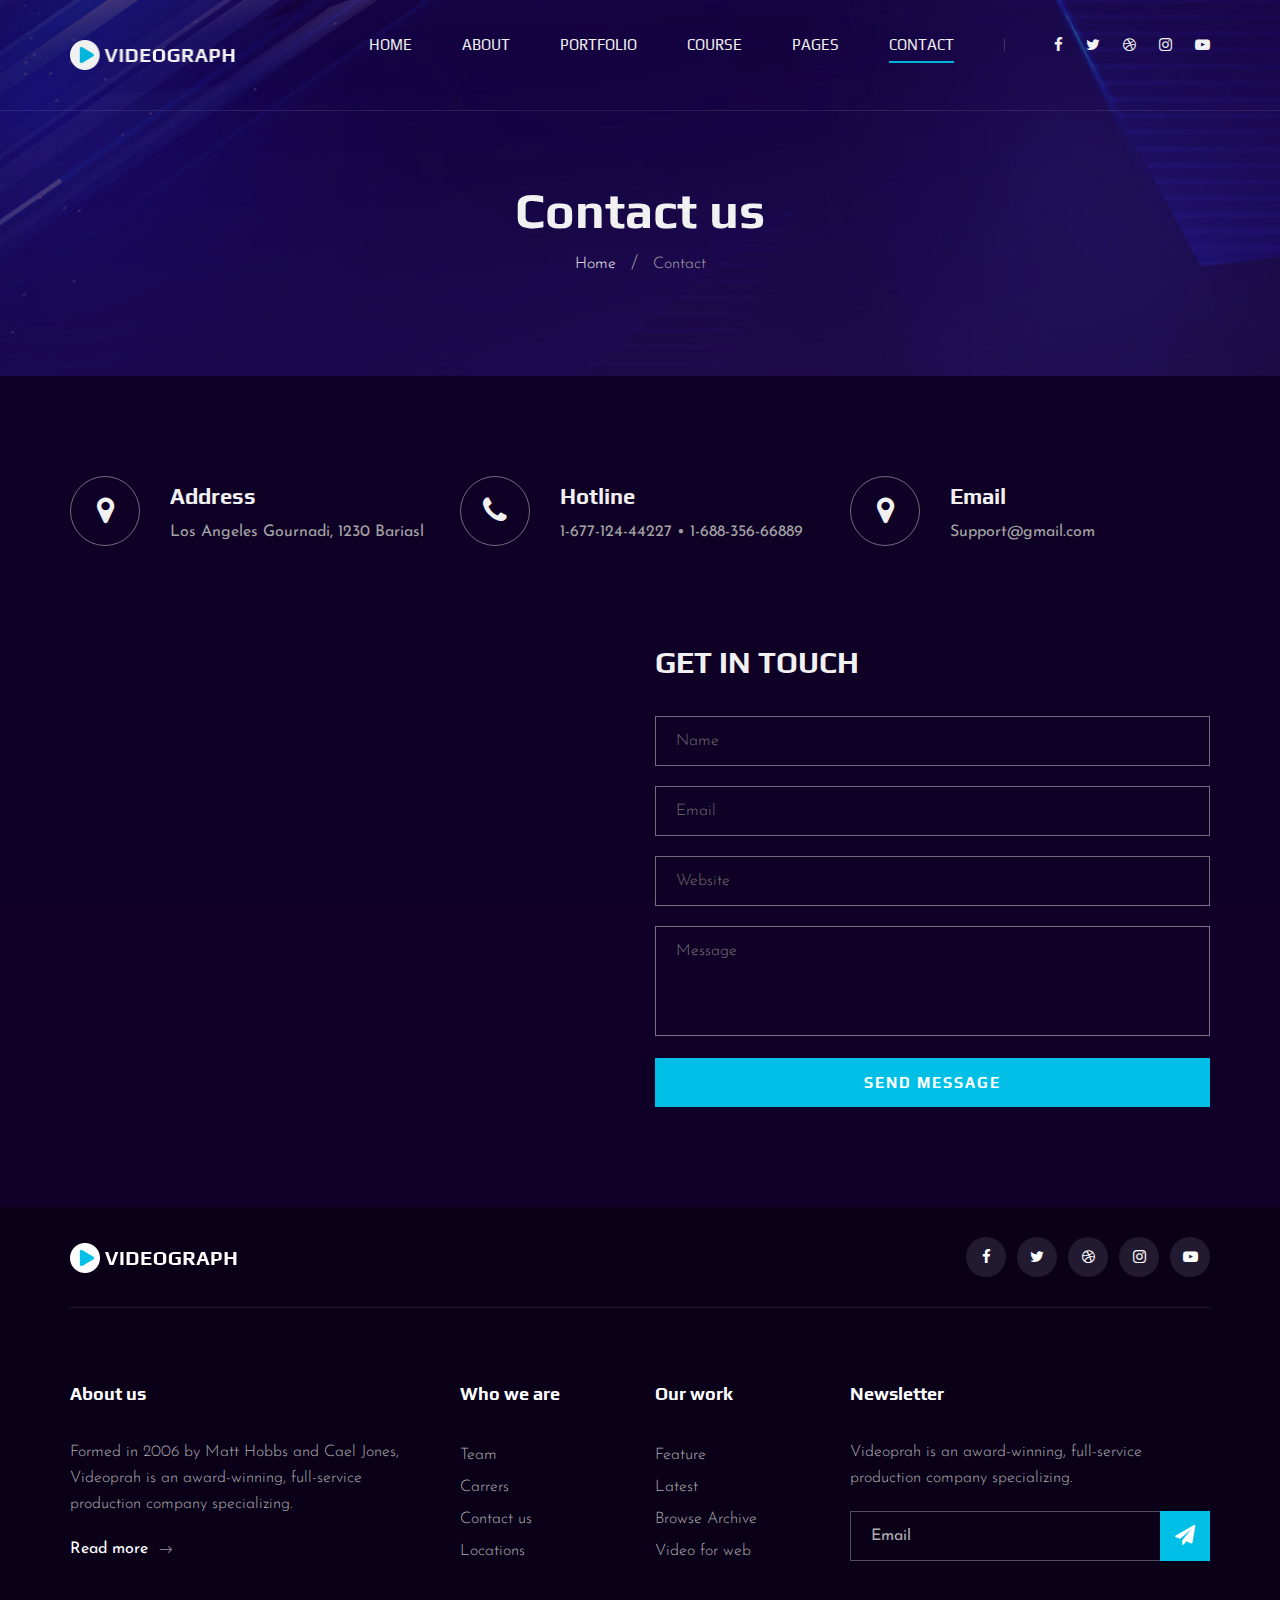
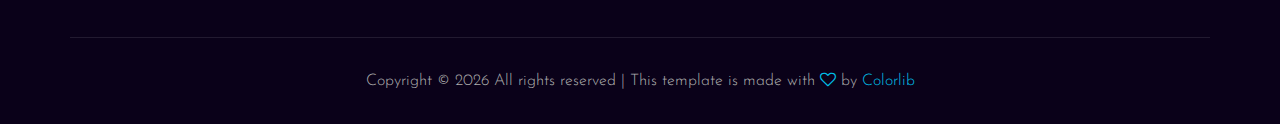
<file: contact.html>
<!DOCTYPE html>
<html lang="zxx">
  <head>
    <meta charset="UTF-8" />
    <meta name="description" content="Videograph Template" />
    <meta name="keywords" content="Videograph, unica, creative, html" />
    <meta name="viewport" content="width=device-width, initial-scale=1.0" />
    <meta http-equiv="X-UA-Compatible" content="ie=edge" />
    <title>Videograph | Template</title>

    <!-- Google Font -->
    <link
      href="https://fonts.googleapis.com/css2?family=Play:wght@400;700&display=swap"
      rel="stylesheet"
    />
    <link
      href="https://fonts.googleapis.com/css2?family=Josefin+Sans:wght@300;400;500;600;700&display=swap"
      rel="stylesheet"
    />

    <!-- Css Styles -->
    <link rel="stylesheet" href="css/bootstrap.min.css" type="text/css" />
    <link rel="stylesheet" href="css/font-awesome.min.css" type="text/css" />
    <link rel="stylesheet" href="css/elegant-icons.css" type="text/css" />
    <link rel="stylesheet" href="css/owl.carousel.min.css" type="text/css" />
    <link rel="stylesheet" href="css/magnific-popup.css" type="text/css" />
    <link rel="stylesheet" href="css/slicknav.min.css" type="text/css" />
    <link rel="stylesheet" href="css/style.css" type="text/css" />
  </head>

  <body>
    <!-- Page Preloder -->
    <div id="preloder">
      <div class="loader"></div>
    </div>

    <!-- Header Section Begin -->
    <header class="header">
      <div class="container">
        <div class="row">
          <div class="col-lg-2">
            <div class="header__logo">
              <a href="./index.html"><img src="img/logo.png" alt="" /></a>
            </div>
          </div>
          <div class="col-lg-10">
            <div class="header__nav__option">
              <nav class="header__nav__menu mobile-menu">
                <ul>
                  <li><a href="./index.html">Home</a></li>
                  <li><a href="./about.html">About</a></li>
                  <li><a href="./portfolio.html">Portfolio</a></li>
                  <li><a href="./course.html">Course</a></li>
                  <li>
                    <a href="#">Pages</a>
                    <ul class="dropdown">
                      <li><a href="./about.html">About</a></li>
                      <li><a href="./portfolio.html">Portfolio</a></li>
                      <li><a href="./blog.html">Blog</a></li>
                      <li><a href="./blog-details.html">Blog Details</a></li>
                    </ul>
                  </li>
                  <li class="active"><a href="./contact.html">Contact</a></li>
                </ul>
              </nav>
              <div class="header__nav__social">
                <a href="#"><i class="fa fa-facebook"></i></a>
                <a href="#"><i class="fa fa-twitter"></i></a>
                <a href="#"><i class="fa fa-dribbble"></i></a>
                <a href="#"><i class="fa fa-instagram"></i></a>
                <a href="#"><i class="fa fa-youtube-play"></i></a>
              </div>
            </div>
          </div>
        </div>
        <div id="mobile-menu-wrap"></div>
      </div>
    </header>
    <!-- Header End -->

    <!-- Breadcrumb Begin -->
    <div
      class="breadcrumb-option spad set-bg"
      data-setbg="img/breadcrumb-bg.jpg"
    >
      <div class="container">
        <div class="row">
          <div class="col-lg-12 text-center">
            <div class="breadcrumb__text">
              <h2>Contact us</h2>
              <div class="breadcrumb__links">
                <a href="#">Home</a>
                <span>Contact</span>
              </div>
            </div>
          </div>
        </div>
      </div>
    </div>
    <!-- Breadcrumb End -->

    <!-- Contact Widget Section Begin -->
    <section class="contact-widget spad">
      <div class="container">
        <div class="row">
          <div class="col-lg-4 col-md-6 col-md-6 col-md-3">
            <div class="contact__widget__item">
              <div class="contact__widget__item__icon">
                <i class="fa fa-map-marker"></i>
              </div>
              <div class="contact__widget__item__text">
                <h4>Address</h4>
                <p>Los Angeles Gournadi, 1230 Bariasl</p>
              </div>
            </div>
          </div>
          <div class="col-lg-4 col-md-6 col-md-6 col-md-3">
            <div class="contact__widget__item">
              <div class="contact__widget__item__icon">
                <i class="fa fa-phone"></i>
              </div>
              <div class="contact__widget__item__text">
                <h4>Hotline</h4>
                <p>1-677-124-44227 • 1-688-356-66889</p>
              </div>
            </div>
          </div>
          <div class="col-lg-4 col-md-6 col-md-6 col-md-3">
            <div class="contact__widget__item">
              <div class="contact__widget__item__icon">
                <i class="fa fa-map-marker"></i>
              </div>
              <div class="contact__widget__item__text">
                <h4>Email</h4>
                <p>Support@gmail.com</p>
              </div>
            </div>
          </div>
        </div>
      </div>
    </section>
    <!-- Contact Widget Section End -->

    <!-- Call To Action Section Begin -->
    <section class="contact spad">
      <div class="container">
        <div class="row">
          <div class="col-lg-6 col-md-6">
            <div class="contact__map">
              <iframe
                src="https://www.google.com/maps/embed?pb=!1m18!1m12!1m3!1d387190.2798902705!2d-74.25986790365917!3d40.697670067823786!2m3!1f0!2f0!3f0!3m2!1i1024!2i768!4f13.1!3m3!1m2!1s0x89c24fa5d33f083b%3A0xc80b8f06e177fe62!2sNew%20York%2C%20NY%2C%20USA!5e0!3m2!1sen!2sbd!4v1596152431947!5m2!1sen!2sbd"
                height="450"
                style="border: 0"
              ></iframe>
            </div>
          </div>
          <div class="col-lg-6 col-md-6">
            <div class="contact__form">
              <h3>Get in touch</h3>
              <form action="#">
                <input type="text" placeholder="Name" />
                <input type="text" placeholder="Email" />
                <input type="text" placeholder="Website" />
                <textarea placeholder="Message"></textarea>
                <button type="submit" class="site-btn">Send Message</button>
              </form>
            </div>
          </div>
        </div>
      </div>
    </section>
    <!-- Call To Action Section End -->

    <!-- Footer Section Begin -->
    <footer class="footer">
      <div class="container">
        <div class="footer__top">
          <div class="row">
            <div class="col-lg-6 col-md-6">
              <div class="footer__top__logo">
                <a href="#"><img src="img/logo.png" alt="" /></a>
              </div>
            </div>
            <div class="col-lg-6 col-md-6">
              <div class="footer__top__social">
                <a href="#"><i class="fa fa-facebook"></i></a>
                <a href="#"><i class="fa fa-twitter"></i></a>
                <a href="#"><i class="fa fa-dribbble"></i></a>
                <a href="#"><i class="fa fa-instagram"></i></a>
                <a href="#"><i class="fa fa-youtube-play"></i></a>
              </div>
            </div>
          </div>
        </div>
        <div class="footer__option">
          <div class="row">
            <div class="col-lg-4 col-md-6">
              <div class="footer__option__item">
                <h5>About us</h5>
                <p>
                  Formed in 2006 by Matt Hobbs and Cael Jones, Videoprah is an
                  award-winning, full-service production company specializing.
                </p>
                <a href="#" class="read__more"
                  >Read more <span class="arrow_right"></span
                ></a>
              </div>
            </div>
            <div class="col-lg-2 col-md-3">
              <div class="footer__option__item">
                <h5>Who we are</h5>
                <ul>
                  <li><a href="#">Team</a></li>
                  <li><a href="#">Carrers</a></li>
                  <li><a href="#">Contact us</a></li>
                  <li><a href="#">Locations</a></li>
                </ul>
              </div>
            </div>
            <div class="col-lg-2 col-md-3">
              <div class="footer__option__item">
                <h5>Our work</h5>
                <ul>
                  <li><a href="#">Feature</a></li>
                  <li><a href="#">Latest</a></li>
                  <li><a href="#">Browse Archive</a></li>
                  <li><a href="#">Video for web</a></li>
                </ul>
              </div>
            </div>
            <div class="col-lg-4 col-md-12">
              <div class="footer__option__item">
                <h5>Newsletter</h5>
                <p>
                  Videoprah is an award-winning, full-service production company
                  specializing.
                </p>
                <form action="#">
                  <input type="text" placeholder="Email" />
                  <button type="submit"><i class="fa fa-send"></i></button>
                </form>
              </div>
            </div>
          </div>
        </div>
        <div class="footer__copyright">
          <div class="row">
            <div class="col-lg-12 text-center">
              <!-- Link back to Colorlib can't be removed. Template is licensed under CC BY 3.0. -->
              <p class="footer__copyright__text">
                Copyright &copy;
                <script>
                  document.write(new Date().getFullYear());
                </script>
                All rights reserved | This template is made with
                <i class="fa fa-heart-o" aria-hidden="true"></i> by
                <a href="https://colorlib.com" target="_blank">Colorlib</a>
              </p>
              <!-- Link back to Colorlib can't be removed. Template is licensed under CC BY 3.0. -->
            </div>
          </div>
        </div>
      </div>
    </footer>
    <!-- Footer Section End -->

    <!-- Js Plugins -->
    <script src="js/jquery-3.3.1.min.js"></script>
    <script src="js/bootstrap.min.js"></script>
    <script src="js/jquery.magnific-popup.min.js"></script>
    <script src="js/mixitup.min.js"></script>
    <script src="js/masonry.pkgd.min.js"></script>
    <script src="js/jquery.slicknav.js"></script>
    <script src="js/owl.carousel.min.js"></script>
    <script src="js/main.js"></script>
  </body>
</html>
</file>
<file: css/elegant-icons.css>
@font-face {
	font-family: 'ElegantIcons';
	src:url('../fonts/ElegantIcons.eot');
	src:url('../fonts/ElegantIcons.eot?#iefix') format('embedded-opentype'),
		url('../fonts/ElegantIcons.woff') format('woff'),
		url('../fonts/ElegantIcons.ttf') format('truetype'),
		url('../fonts/ElegantIcons.svg#ElegantIcons') format('svg');
	font-weight: normal;
	font-style: normal;
}

/* Use the following CSS code if you want to use data attributes for inserting your icons */
[data-icon]:before {
	font-family: 'ElegantIcons';
	content: attr(data-icon);
	speak: none;
	font-weight: normal;
	font-variant: normal;
	text-transform: none;
	line-height: 1;
	-webkit-font-smoothing: antialiased;
	-moz-osx-font-smoothing: grayscale;
}

/* Use the following CSS code if you want to have a class per icon */
/*
Instead of a list of all class selectors,
you can use the generic selector below, but it's slower:
[class*="your-class-prefix"] {
*/
.arrow_up, .arrow_down, .arrow_left, .arrow_right, .arrow_left-up, .arrow_right-up, .arrow_right-down, .arrow_left-down, .arrow-up-down, .arrow_up-down_alt, .arrow_left-right_alt, .arrow_left-right, .arrow_expand_alt2, .arrow_expand_alt, .arrow_condense, .arrow_expand, .arrow_move, .arrow_carrot-up, .arrow_carrot-down, .arrow_carrot-left, .arrow_carrot-right, .arrow_carrot-2up, .arrow_carrot-2down, .arrow_carrot-2left, .arrow_carrot-2right, .arrow_carrot-up_alt2, .arrow_carrot-down_alt2, .arrow_carrot-left_alt2, .arrow_carrot-right_alt2, .arrow_carrot-2up_alt2, .arrow_carrot-2down_alt2, .arrow_carrot-2left_alt2, .arrow_carrot-2right_alt2, .arrow_triangle-up, .arrow_triangle-down, .arrow_triangle-left, .arrow_triangle-right, .arrow_triangle-up_alt2, .arrow_triangle-down_alt2, .arrow_triangle-left_alt2, .arrow_triangle-right_alt2, .arrow_back, .icon_minus-06, .icon_plus, .icon_close, .icon_check, .icon_minus_alt2, .icon_plus_alt2, .icon_close_alt2, .icon_check_alt2, .icon_zoom-out_alt, .icon_zoom-in_alt, .icon_search, .icon_box-empty, .icon_box-selected, .icon_minus-box, .icon_plus-box, .icon_box-checked, .icon_circle-empty, .icon_circle-slelected, .icon_stop_alt2, .icon_stop, .icon_pause_alt2, .icon_pause, .icon_menu, .icon_menu-square_alt2, .icon_menu-circle_alt2, .icon_ul, .icon_ol, .icon_adjust-horiz, .icon_adjust-vert, .icon_document_alt, .icon_documents_alt, .icon_pencil, .icon_pencil-edit_alt, .icon_pencil-edit, .icon_folder-alt, .icon_folder-open_alt, .icon_folder-add_alt, .icon_info_alt, .icon_error-oct_alt, .icon_error-circle_alt, .icon_error-triangle_alt, .icon_question_alt2, .icon_question, .icon_comment_alt, .icon_chat_alt, .icon_vol-mute_alt, .icon_volume-low_alt, .icon_volume-high_alt, .icon_quotations, .icon_quotations_alt2, .icon_clock_alt, .icon_lock_alt, .icon_lock-open_alt, .icon_key_alt, .icon_cloud_alt, .icon_cloud-upload_alt, .icon_cloud-download_alt, .icon_image, .icon_images, .icon_lightbulb_alt, .icon_gift_alt, .icon_house_alt, .icon_genius, .icon_mobile, .icon_tablet, .icon_laptop, .icon_desktop, .icon_camera_alt, .icon_mail_alt, .icon_cone_alt, .icon_ribbon_alt, .icon_bag_alt, .icon_creditcard, .icon_cart_alt, .icon_paperclip, .icon_tag_alt, .icon_tags_alt, .icon_trash_alt, .icon_cursor_alt, .icon_mic_alt, .icon_compass_alt, .icon_pin_alt, .icon_pushpin_alt, .icon_map_alt, .icon_drawer_alt, .icon_toolbox_alt, .icon_book_alt, .icon_calendar, .icon_film, .icon_table, .icon_contacts_alt, .icon_headphones, .icon_lifesaver, .icon_piechart, .icon_refresh, .icon_link_alt, .icon_link, .icon_loading, .icon_blocked, .icon_archive_alt, .icon_heart_alt, .icon_star_alt, .icon_star-half_alt, .icon_star, .icon_star-half, .icon_tools, .icon_tool, .icon_cog, .icon_cogs, .arrow_up_alt, .arrow_down_alt, .arrow_left_alt, .arrow_right_alt, .arrow_left-up_alt, .arrow_right-up_alt, .arrow_right-down_alt, .arrow_left-down_alt, .arrow_condense_alt, .arrow_expand_alt3, .arrow_carrot_up_alt, .arrow_carrot-down_alt, .arrow_carrot-left_alt, .arrow_carrot-right_alt, .arrow_carrot-2up_alt, .arrow_carrot-2dwnn_alt, .arrow_carrot-2left_alt, .arrow_carrot-2right_alt, .arrow_triangle-up_alt, .arrow_triangle-down_alt, .arrow_triangle-left_alt, .arrow_triangle-right_alt, .icon_minus_alt, .icon_plus_alt, .icon_close_alt, .icon_check_alt, .icon_zoom-out, .icon_zoom-in, .icon_stop_alt, .icon_menu-square_alt, .icon_menu-circle_alt, .icon_document, .icon_documents, .icon_pencil_alt, .icon_folder, .icon_folder-open, .icon_folder-add, .icon_folder_upload, .icon_folder_download, .icon_info, .icon_error-circle, .icon_error-oct, .icon_error-triangle, .icon_question_alt, .icon_comment, .icon_chat, .icon_vol-mute, .icon_volume-low, .icon_volume-high, .icon_quotations_alt, .icon_clock, .icon_lock, .icon_lock-open, .icon_key, .icon_cloud, .icon_cloud-upload, .icon_cloud-download, .icon_lightbulb, .icon_gift, .icon_house, .icon_camera, .icon_mail, .icon_cone, .icon_ribbon, .icon_bag, .icon_cart, .icon_tag, .icon_tags, .icon_trash, .icon_cursor, .icon_mic, .icon_compass, .icon_pin, .icon_pushpin, .icon_map, .icon_drawer, .icon_toolbox, .icon_book, .icon_contacts, .icon_archive, .icon_heart, .icon_profile, .icon_group, .icon_grid-2x2, .icon_grid-3x3, .icon_music, .icon_pause_alt, .icon_phone, .icon_upload, .icon_download, .social_facebook, .social_twitter, .social_pinterest, .social_googleplus, .social_tumblr, .social_tumbleupon, .social_wordpress, .social_instagram, .social_dribbble, .social_vimeo, .social_linkedin, .social_rss, .social_deviantart, .social_share, .social_myspace, .social_skype, .social_youtube, .social_picassa, .social_googledrive, .social_flickr, .social_blogger, .social_spotify, .social_delicious, .social_facebook_circle, .social_twitter_circle, .social_pinterest_circle, .social_googleplus_circle, .social_tumblr_circle, .social_stumbleupon_circle, .social_wordpress_circle, .social_instagram_circle, .social_dribbble_circle, .social_vimeo_circle, .social_linkedin_circle, .social_rss_circle, .social_deviantart_circle, .social_share_circle, .social_myspace_circle, .social_skype_circle, .social_youtube_circle, .social_picassa_circle, .social_googledrive_alt2, .social_flickr_circle, .social_blogger_circle, .social_spotify_circle, .social_delicious_circle, .social_facebook_square, .social_twitter_square, .social_pinterest_square, .social_googleplus_square, .social_tumblr_square, .social_stumbleupon_square, .social_wordpress_square, .social_instagram_square, .social_dribbble_square, .social_vimeo_square, .social_linkedin_square, .social_rss_square, .social_deviantart_square, .social_share_square, .social_myspace_square, .social_skype_square, .social_youtube_square, .social_picassa_square, .social_googledrive_square, .social_flickr_square, .social_blogger_square, .social_spotify_square, .social_delicious_square, .icon_printer, .icon_calulator, .icon_building, .icon_floppy, .icon_drive, .icon_search-2, .icon_id, .icon_id-2, .icon_puzzle, .icon_like, .icon_dislike, .icon_mug, .icon_currency, .icon_wallet, .icon_pens, .icon_easel, .icon_flowchart, .icon_datareport, .icon_briefcase, .icon_shield, .icon_percent, .icon_globe, .icon_globe-2, .icon_target, .icon_hourglass, .icon_balance, .icon_rook, .icon_printer-alt, .icon_calculator_alt, .icon_building_alt, .icon_floppy_alt, .icon_drive_alt, .icon_search_alt, .icon_id_alt, .icon_id-2_alt, .icon_puzzle_alt, .icon_like_alt, .icon_dislike_alt, .icon_mug_alt, .icon_currency_alt, .icon_wallet_alt, .icon_pens_alt, .icon_easel_alt, .icon_flowchart_alt, .icon_datareport_alt, .icon_briefcase_alt, .icon_shield_alt, .icon_percent_alt, .icon_globe_alt, .icon_clipboard {
	font-family: 'ElegantIcons';
	speak: none;
	font-style: normal;
	font-weight: normal;
	font-variant: normal;
	text-transform: none;
	line-height: 1;
	-webkit-font-smoothing: antialiased;
}
.arrow_up:before {
	content: "\21";
}
.arrow_down:before {
	content: "\22";
}
.arrow_left:before {
	content: "\23";
}
.arrow_right:before {
	content: "\24";
}
.arrow_left-up:before {
	content: "\25";
}
.arrow_right-up:before {
	content: "\26";
}
.arrow_right-down:before {
	content: "\27";
}
.arrow_left-down:before {
	content: "\28";
}
.arrow-up-down:before {
	content: "\29";
}
.arrow_up-down_alt:before {
	content: "\2a";
}
.arrow_left-right_alt:before {
	content: "\2b";
}
.arrow_left-right:before {
	content: "\2c";
}
.arrow_expand_alt2:before {
	content: "\2d";
}
.arrow_expand_alt:before {
	content: "\2e";
}
.arrow_condense:before {
	content: "\2f";
}
.arrow_expand:before {
	content: "\30";
}
.arrow_move:before {
	content: "\31";
}
.arrow_carrot-up:before {
	content: "\32";
}
.arrow_carrot-down:before {
	content: "\33";
}
.arrow_carrot-left:before {
	content: "\34";
}
.arrow_carrot-right:before {
	content: "\35";
}
.arrow_carrot-2up:before {
	content: "\36";
}
.arrow_carrot-2down:before {
	content: "\37";
}
.arrow_carrot-2left:before {
	content: "\38";
}
.arrow_carrot-2right:before {
	content: "\39";
}
.arrow_carrot-up_alt2:before {
	content: "\3a";
}
.arrow_carrot-down_alt2:before {
	content: "\3b";
}
.arrow_carrot-left_alt2:before {
	content: "\3c";
}
.arrow_carrot-right_alt2:before {
	content: "\3d";
}
.arrow_carrot-2up_alt2:before {
	content: "\3e";
}
.arrow_carrot-2down_alt2:before {
	content: "\3f";
}
.arrow_carrot-2left_alt2:before {
	content: "\40";
}
.arrow_carrot-2right_alt2:before {
	content: "\41";
}
.arrow_triangle-up:before {
	content: "\42";
}
.arrow_triangle-down:before {
	content: "\43";
}
.arrow_triangle-left:before {
	content: "\44";
}
.arrow_triangle-right:before {
	content: "\45";
}
.arrow_triangle-up_alt2:before {
	content: "\46";
}
.arrow_triangle-down_alt2:before {
	content: "\47";
}
.arrow_triangle-left_alt2:before {
	content: "\48";
}
.arrow_triangle-right_alt2:before {
	content: "\49";
}
.arrow_back:before {
	content: "\4a";
}
.icon_minus-06:before {
	content: "\4b";
}
.icon_plus:before {
	content: "\4c";
}
.icon_close:before {
	content: "\4d";
}
.icon_check:before {
	content: "\4e";
}
.icon_minus_alt2:before {
	content: "\4f";
}
.icon_plus_alt2:before {
	content: "\50";
}
.icon_close_alt2:before {
	content: "\51";
}
.icon_check_alt2:before {
	content: "\52";
}
.icon_zoom-out_alt:before {
	content: "\53";
}
.icon_zoom-in_alt:before {
	content: "\54";
}
.icon_search:before {
	content: "\55";
}
.icon_box-empty:before {
	content: "\56";
}
.icon_box-selected:before {
	content: "\57";
}
.icon_minus-box:before {
	content: "\58";
}
.icon_plus-box:before {
	content: "\59";
}
.icon_box-checked:before {
	content: "\5a";
}
.icon_circle-empty:before {
	content: "\5b";
}
.icon_circle-slelected:before {
	content: "\5c";
}
.icon_stop_alt2:before {
	content: "\5d";
}
.icon_stop:before {
	content: "\5e";
}
.icon_pause_alt2:before {
	content: "\5f";
}
.icon_pause:before {
	content: "\60";
}
.icon_menu:before {
	content: "\61";
}
.icon_menu-square_alt2:before {
	content: "\62";
}
.icon_menu-circle_alt2:before {
	content: "\63";
}
.icon_ul:before {
	content: "\64";
}
.icon_ol:before {
	content: "\65";
}
.icon_adjust-horiz:before {
	content: "\66";
}
.icon_adjust-vert:before {
	content: "\67";
}
.icon_document_alt:before {
	content: "\68";
}
.icon_documents_alt:before {
	content: "\69";
}
.icon_pencil:before {
	content: "\6a";
}
.icon_pencil-edit_alt:before {
	content: "\6b";
}
.icon_pencil-edit:before {
	content: "\6c";
}
.icon_folder-alt:before {
	content: "\6d";
}
.icon_folder-open_alt:before {
	content: "\6e";
}
.icon_folder-add_alt:before {
	content: "\6f";
}
.icon_info_alt:before {
	content: "\70";
}
.icon_error-oct_alt:before {
	content: "\71";
}
.icon_error-circle_alt:before {
	content: "\72";
}
.icon_error-triangle_alt:before {
	content: "\73";
}
.icon_question_alt2:before {
	content: "\74";
}
.icon_question:before {
	content: "\75";
}
.icon_comment_alt:before {
	content: "\76";
}
.icon_chat_alt:before {
	content: "\77";
}
.icon_vol-mute_alt:before {
	content: "\78";
}
.icon_volume-low_alt:before {
	content: "\79";
}
.icon_volume-high_alt:before {
	content: "\7a";
}
.icon_quotations:before {
	content: "\7b";
}
.icon_quotations_alt2:before {
	content: "\7c";
}
.icon_clock_alt:before {
	content: "\7d";
}
.icon_lock_alt:before {
	content: "\7e";
}
.icon_lock-open_alt:before {
	content: "\e000";
}
.icon_key_alt:before {
	content: "\e001";
}
.icon_cloud_alt:before {
	content: "\e002";
}
.icon_cloud-upload_alt:before {
	content: "\e003";
}
.icon_cloud-download_alt:before {
	content: "\e004";
}
.icon_image:before {
	content: "\e005";
}
.icon_images:before {
	content: "\e006";
}
.icon_lightbulb_alt:before {
	content: "\e007";
}
.icon_gift_alt:before {
	content: "\e008";
}
.icon_house_alt:before {
	content: "\e009";
}
.icon_genius:before {
	content: "\e00a";
}
.icon_mobile:before {
	content: "\e00b";
}
.icon_tablet:before {
	content: "\e00c";
}
.icon_laptop:before {
	content: "\e00d";
}
.icon_desktop:before {
	content: "\e00e";
}
.icon_camera_alt:before {
	content: "\e00f";
}
.icon_mail_alt:before {
	content: "\e010";
}
.icon_cone_alt:before {
	content: "\e011";
}
.icon_ribbon_alt:before {
	content: "\e012";
}
.icon_bag_alt:before {
	content: "\e013";
}
.icon_creditcard:before {
	content: "\e014";
}
.icon_cart_alt:before {
	content: "\e015";
}
.icon_paperclip:before {
	content: "\e016";
}
.icon_tag_alt:before {
	content: "\e017";
}
.icon_tags_alt:before {
	content: "\e018";
}
.icon_trash_alt:before {
	content: "\e019";
}
.icon_cursor_alt:before {
	content: "\e01a";
}
.icon_mic_alt:before {
	content: "\e01b";
}
.icon_compass_alt:before {
	content: "\e01c";
}
.icon_pin_alt:before {
	content: "\e01d";
}
.icon_pushpin_alt:before {
	content: "\e01e";
}
.icon_map_alt:before {
	content: "\e01f";
}
.icon_drawer_alt:before {
	content: "\e020";
}
.icon_toolbox_alt:before {
	content: "\e021";
}
.icon_book_alt:before {
	content: "\e022";
}
.icon_calendar:before {
	content: "\e023";
}
.icon_film:before {
	content: "\e024";
}
.icon_table:before {
	content: "\e025";
}
.icon_contacts_alt:before {
	content: "\e026";
}
.icon_headphones:before {
	content: "\e027";
}
.icon_lifesaver:before {
	content: "\e028";
}
.icon_piechart:before {
	content: "\e029";
}
.icon_refresh:before {
	content: "\e02a";
}
.icon_link_alt:before {
	content: "\e02b";
}
.icon_link:before {
	content: "\e02c";
}
.icon_loading:before {
	content: "\e02d";
}
.icon_blocked:before {
	content: "\e02e";
}
.icon_archive_alt:before {
	content: "\e02f";
}
.icon_heart_alt:before {
	content: "\e030";
}
.icon_star_alt:before {
	content: "\e031";
}
.icon_star-half_alt:before {
	content: "\e032";
}
.icon_star:before {
	content: "\e033";
}
.icon_star-half:before {
	content: "\e034";
}
.icon_tools:before {
	content: "\e035";
}
.icon_tool:before {
	content: "\e036";
}
.icon_cog:before {
	content: "\e037";
}
.icon_cogs:before {
	content: "\e038";
}
.arrow_up_alt:before {
	content: "\e039";
}
.arrow_down_alt:before {
	content: "\e03a";
}
.arrow_left_alt:before {
	content: "\e03b";
}
.arrow_right_alt:before {
	content: "\e03c";
}
.arrow_left-up_alt:before {
	content: "\e03d";
}
.arrow_right-up_alt:before {
	content: "\e03e";
}
.arrow_right-down_alt:before {
	content: "\e03f";
}
.arrow_left-down_alt:before {
	content: "\e040";
}
.arrow_condense_alt:before {
	content: "\e041";
}
.arrow_expand_alt3:before {
	content: "\e042";
}
.arrow_carrot_up_alt:before {
	content: "\e043";
}
.arrow_carrot-down_alt:before {
	content: "\e044";
}
.arrow_carrot-left_alt:before {
	content: "\e045";
}
.arrow_carrot-right_alt:before {
	content: "\e046";
}
.arrow_carrot-2up_alt:before {
	content: "\e047";
}
.arrow_carrot-2dwnn_alt:before {
	content: "\e048";
}
.arrow_carrot-2left_alt:before {
	content: "\e049";
}
.arrow_carrot-2right_alt:before {
	content: "\e04a";
}
.arrow_triangle-up_alt:before {
	content: "\e04b";
}
.arrow_triangle-down_alt:before {
	content: "\e04c";
}
.arrow_triangle-left_alt:before {
	content: "\e04d";
}
.arrow_triangle-right_alt:before {
	content: "\e04e";
}
.icon_minus_alt:before {
	content: "\e04f";
}
.icon_plus_alt:before {
	content: "\e050";
}
.icon_close_alt:before {
	content: "\e051";
}
.icon_check_alt:before {
	content: "\e052";
}
.icon_zoom-out:before {
	content: "\e053";
}
.icon_zoom-in:before {
	content: "\e054";
}
.icon_stop_alt:before {
	content: "\e055";
}
.icon_menu-square_alt:before {
	content: "\e056";
}
.icon_menu-circle_alt:before {
	content: "\e057";
}
.icon_document:before {
	content: "\e058";
}
.icon_documents:before {
	content: "\e059";
}
.icon_pencil_alt:before {
	content: "\e05a";
}
.icon_folder:before {
	content: "\e05b";
}
.icon_folder-open:before {
	content: "\e05c";
}
.icon_folder-add:before {
	content: "\e05d";
}
.icon_folder_upload:before {
	content: "\e05e";
}
.icon_folder_download:before {
	content: "\e05f";
}
.icon_info:before {
	content: "\e060";
}
.icon_error-circle:before {
	content: "\e061";
}
.icon_error-oct:before {
	content: "\e062";
}
.icon_error-triangle:before {
	content: "\e063";
}
.icon_question_alt:before {
	content: "\e064";
}
.icon_comment:before {
	content: "\e065";
}
.icon_chat:before {
	content: "\e066";
}
.icon_vol-mute:before {
	content: "\e067";
}
.icon_volume-low:before {
	content: "\e068";
}
.icon_volume-high:before {
	content: "\e069";
}
.icon_quotations_alt:before {
	content: "\e06a";
}
.icon_clock:before {
	content: "\e06b";
}
.icon_lock:before {
	content: "\e06c";
}
.icon_lock-open:before {
	content: "\e06d";
}
.icon_key:before {
	content: "\e06e";
}
.icon_cloud:before {
	content: "\e06f";
}
.icon_cloud-upload:before {
	content: "\e070";
}
.icon_cloud-download:before {
	content: "\e071";
}
.icon_lightbulb:before {
	content: "\e072";
}
.icon_gift:before {
	content: "\e073";
}
.icon_house:before {
	content: "\e074";
}
.icon_camera:before {
	content: "\e075";
}
.icon_mail:before {
	content: "\e076";
}
.icon_cone:before {
	content: "\e077";
}
.icon_ribbon:before {
	content: "\e078";
}
.icon_bag:before {
	content: "\e079";
}
.icon_cart:before {
	content: "\e07a";
}
.icon_tag:before {
	content: "\e07b";
}
.icon_tags:before {
	content: "\e07c";
}
.icon_trash:before {
	content: "\e07d";
}
.icon_cursor:before {
	content: "\e07e";
}
.icon_mic:before {
	content: "\e07f";
}
.icon_compass:before {
	content: "\e080";
}
.icon_pin:before {
	content: "\e081";
}
.icon_pushpin:before {
	content: "\e082";
}
.icon_map:before {
	content: "\e083";
}
.icon_drawer:before {
	content: "\e084";
}
.icon_toolbox:before {
	content: "\e085";
}
.icon_book:before {
	content: "\e086";
}
.icon_contacts:before {
	content: "\e087";
}
.icon_archive:before {
	content: "\e088";
}
.icon_heart:before {
	content: "\e089";
}
.icon_profile:before {
	content: "\e08a";
}
.icon_group:before {
	content: "\e08b";
}
.icon_grid-2x2:before {
	content: "\e08c";
}
.icon_grid-3x3:before {
	content: "\e08d";
}
.icon_music:before {
	content: "\e08e";
}
.icon_pause_alt:before {
	content: "\e08f";
}
.icon_phone:before {
	content: "\e090";
}
.icon_upload:before {
	content: "\e091";
}
.icon_download:before {
	content: "\e092";
}
.social_facebook:before {
	content: "\e093";
}
.social_twitter:before {
	content: "\e094";
}
.social_pinterest:before {
	content: "\e095";
}
.social_googleplus:before {
	content: "\e096";
}
.social_tumblr:before {
	content: "\e097";
}
.social_tumbleupon:before {
	content: "\e098";
}
.social_wordpress:before {
	content: "\e099";
}
.social_instagram:before {
	content: "\e09a";
}
.social_dribbble:before {
	content: "\e09b";
}
.social_vimeo:before {
	content: "\e09c";
}
.social_linkedin:before {
	content: "\e09d";
}
.social_rss:before {
	content: "\e09e";
}
.social_deviantart:before {
	content: "\e09f";
}
.social_share:before {
	content: "\e0a0";
}
.social_myspace:before {
	content: "\e0a1";
}
.social_skype:before {
	content: "\e0a2";
}
.social_youtube:before {
	content: "\e0a3";
}
.social_picassa:before {
	content: "\e0a4";
}
.social_googledrive:before {
	content: "\e0a5";
}
.social_flickr:before {
	content: "\e0a6";
}
.social_blogger:before {
	content: "\e0a7";
}
.social_spotify:before {
	content: "\e0a8";
}
.social_delicious:before {
	content: "\e0a9";
}
.social_facebook_circle:before {
	content: "\e0aa";
}
.social_twitter_circle:before {
	content: "\e0ab";
}
.social_pinterest_circle:before {
	content: "\e0ac";
}
.social_googleplus_circle:before {
	content: "\e0ad";
}
.social_tumblr_circle:before {
	content: "\e0ae";
}
.social_stumbleupon_circle:before {
	content: "\e0af";
}
.social_wordpress_circle:before {
	content: "\e0b0";
}
.social_instagram_circle:before {
	content: "\e0b1";
}
.social_dribbble_circle:before {
	content: "\e0b2";
}
.social_vimeo_circle:before {
	content: "\e0b3";
}
.social_linkedin_circle:before {
	content: "\e0b4";
}
.social_rss_circle:before {
	content: "\e0b5";
}
.social_deviantart_circle:before {
	content: "\e0b6";
}
.social_share_circle:before {
	content: "\e0b7";
}
.social_myspace_circle:before {
	content: "\e0b8";
}
.social_skype_circle:before {
	content: "\e0b9";
}
.social_youtube_circle:before {
	content: "\e0ba";
}
.social_picassa_circle:before {
	content: "\e0bb";
}
.social_googledrive_alt2:before {
	content: "\e0bc";
}
.social_flickr_circle:before {
	content: "\e0bd";
}
.social_blogger_circle:before {
	content: "\e0be";
}
.social_spotify_circle:before {
	content: "\e0bf";
}
.social_delicious_circle:before {
	content: "\e0c0";
}
.social_facebook_square:before {
	content: "\e0c1";
}
.social_twitter_square:before {
	content: "\e0c2";
}
.social_pinterest_square:before {
	content: "\e0c3";
}
.social_googleplus_square:before {
	content: "\e0c4";
}
.social_tumblr_square:before {
	content: "\e0c5";
}
.social_stumbleupon_square:before {
	content: "\e0c6";
}
.social_wordpress_square:before {
	content: "\e0c7";
}
.social_instagram_square:before {
	content: "\e0c8";
}
.social_dribbble_square:before {
	content: "\e0c9";
}
.social_vimeo_square:before {
	content: "\e0ca";
}
.social_linkedin_square:before {
	content: "\e0cb";
}
.social_rss_square:before {
	content: "\e0cc";
}
.social_deviantart_square:before {
	content: "\e0cd";
}
.social_share_square:before {
	content: "\e0ce";
}
.social_myspace_square:before {
	content: "\e0cf";
}
.social_skype_square:before {
	content: "\e0d0";
}
.social_youtube_square:before {
	content: "\e0d1";
}
.social_picassa_square:before {
	content: "\e0d2";
}
.social_googledrive_square:before {
	content: "\e0d3";
}
.social_flickr_square:before {
	content: "\e0d4";
}
.social_blogger_square:before {
	content: "\e0d5";
}
.social_spotify_square:before {
	content: "\e0d6";
}
.social_delicious_square:before {
	content: "\e0d7";
}
.icon_printer:before {
	content: "\e103";
}
.icon_calulator:before {
	content: "\e0ee";
}
.icon_building:before {
	content: "\e0ef";
}
.icon_floppy:before {
	content: "\e0e8";
}
.icon_drive:before {
	content: "\e0ea";
}
.icon_search-2:before {
	content: "\e101";
}
.icon_id:before {
	content: "\e107";
}
.icon_id-2:before {
	content: "\e108";
}
.icon_puzzle:before {
	content: "\e102";
}
.icon_like:before {
	content: "\e106";
}
.icon_dislike:before {
	content: "\e0eb";
}
.icon_mug:before {
	content: "\e105";
}
.icon_currency:before {
	content: "\e0ed";
}
.icon_wallet:before {
	content: "\e100";
}
.icon_pens:before {
	content: "\e104";
}
.icon_easel:before {
	content: "\e0e9";
}
.icon_flowchart:before {
	content: "\e109";
}
.icon_datareport:before {
	content: "\e0ec";
}
.icon_briefcase:before {
	content: "\e0fe";
}
.icon_shield:before {
	content: "\e0f6";
}
.icon_percent:before {
	content: "\e0fb";
}
.icon_globe:before {
	content: "\e0e2";
}
.icon_globe-2:before {
	content: "\e0e3";
}
.icon_target:before {
	content: "\e0f5";
}
.icon_hourglass:before {
	content: "\e0e1";
}
.icon_balance:before {
	content: "\e0ff";
}
.icon_rook:before {
	content: "\e0f8";
}
.icon_printer-alt:before {
	content: "\e0fa";
}
.icon_calculator_alt:before {
	content: "\e0e7";
}
.icon_building_alt:before {
	content: "\e0fd";
}
.icon_floppy_alt:before {
	content: "\e0e4";
}
.icon_drive_alt:before {
	content: "\e0e5";
}
.icon_search_alt:before {
	content: "\e0f7";
}
.icon_id_alt:before {
	content: "\e0e0";
}
.icon_id-2_alt:before {
	content: "\e0fc";
}
.icon_puzzle_alt:before {
	content: "\e0f9";
}
.icon_like_alt:before {
	content: "\e0dd";
}
.icon_dislike_alt:before {
	content: "\e0f1";
}
.icon_mug_alt:before {
	content: "\e0dc";
}
.icon_currency_alt:before {
	content: "\e0f3";
}
.icon_wallet_alt:before {
	content: "\e0d8";
}
.icon_pens_alt:before {
	content: "\e0db";
}
.icon_easel_alt:before {
	content: "\e0f0";
}
.icon_flowchart_alt:before {
	content: "\e0df";
}
.icon_datareport_alt:before {
	content: "\e0f2";
}
.icon_briefcase_alt:before {
	content: "\e0f4";
}
.icon_shield_alt:before {
	content: "\e0d9";
}
.icon_percent_alt:before {
	content: "\e0da";
}
.icon_globe_alt:before {
	content: "\e0de";
}
.icon_clipboard:before {
	content: "\e0e6";
}


	.glyph {
		float: left;
		text-align: center;
		padding: .75em;
		margin: .4em 1.5em .75em 0;
		width: 6em;
text-shadow: none;
	}
        .glyph_big {
        font-size: 128px;
        color: #59c5dc;
        float: left;
        margin-right: 20px;
        }

        .glyph div { padding-bottom: 10px;}

	.glyph input {
		font-family: consolas, monospace;
		font-size: 12px;
		width: 100%;
		text-align: center;
		border: 0;
		box-shadow: 0 0 0 1px #ccc;
		padding: .2em;
                -moz-border-radius: 5px;
                -webkit-border-radius: 5px;
	}
	.centered {
		margin-left: auto;
		margin-right: auto;
	}
	.glyph .fs1 {
		font-size: 2em;
	}
</file>
<file: css/style.css>
/******************************************************************
  Template Name: Dreams
  Description: Dreams wedding template
  Author: Colorib
  Author URI: https://colorlib.com/
  Version: 1.0
  Created: Colorib
******************************************************************/
/*------------------------------------------------------------------
[Table of contents]

1.  Template default CSS
	1.1	Variables
	1.2	Mixins
	1.3	Flexbox
	1.4	Reset
2.  Helper Css
3.  Header Section
4.  Hero Section
5.  Services Section
6.  Counter Section
7.  Team Section
8.  Latest Section
9.  Contact
10.  Footer Style
-------------------------------------------------------------------*/
/*----------------------------------------*/
/* Template default CSS
/*----------------------------------------*/
html,
body {
  height: 100%;
  font-family: "Josefin Sans", sans-serif;
  -webkit-font-smoothing: antialiased;
}

h1,
h2,
h3,
h4,
h5,
h6 {
  margin: 0;
  color: #ffffff;
  font-weight: 400;
  font-family: "Play", sans-serif;
}

h1 {
  font-size: 70px;
}

h2 {
  font-size: 36px;
}

h3 {
  font-size: 30px;
}

h4 {
  font-size: 24px;
}

h5 {
  font-size: 18px;
}

h6 {
  font-size: 16px;
}

p {
  font-size: 16px;
  font-family: "Josefin Sans", sans-serif;
  color: #adadad;
  font-weight: 400;
  line-height: 26px;
  margin: 0 0 15px 0;
}

img {
  max-width: 100%;
}

input:focus,
select:focus,
button:focus,
textarea:focus {
  outline: none;
}

a:hover,
a:focus {
  text-decoration: none;
  outline: none;
  color: #fff;
}

ul,
ol {
  padding: 0;
  margin: 0;
}

/*---------------------
  Helper CSS
-----------------------*/
.section-title {
  margin-bottom: 50px;
}
.section-title.center-title {
  text-align: center;
}
.section-title.center-title h2:after {
  right: 0;
  margin: 0 auto;
}
.section-title span {
  color: #ffffff;
  display: block;
  font-size: 16px;
  letter-spacing: 2px;
  text-transform: uppercase;
  margin-bottom: 6px;
}
.section-title h2 {
  color: #ffffff;
  font-weight: 700;
  text-transform: uppercase;
  position: relative;
  padding-bottom: 25px;
}
.section-title h2:after {
  position: absolute;
  left: 0;
  bottom: 0;
  height: 5px;
  width: 70px;
  background: #00bfe7;
  content: "";
}

.set-bg {
  background-repeat: no-repeat;
  background-size: cover;
  background-position: top center;
}

.spad {
  padding-top: 100px;
  padding-bottom: 100px;
}

.text-white h1,
.text-white h2,
.text-white h3,
.text-white h4,
.text-white h5,
.text-white h6,
.text-white p,
.text-white span,
.text-white li,
.text-white a {
  color: #fff;
}

/* buttons */
.primary-btn {
  display: inline-block;
  font-size: 15px;
  font-family: "Play", sans-serif;
  font-weight: 700;
  padding: 14px 32px 12px;
  color: #ffffff;
  text-transform: uppercase;
  letter-spacing: 2px;
  position: relative;
  z-index: 1;
}
.primary-btn:hover:before {
  height: 100%;
  width: 100%;
}
.primary-btn:hover:after {
  height: 100%;
  width: 100%;
}
.primary-btn:before {
  position: absolute;
  left: 0;
  top: 0;
  height: 30px;
  width: 30px;
  border-left: 2px solid #00bfe7;
  border-top: 2px solid #00bfe7;
  content: "";
  z-index: -1;
  -webkit-transition: all, 0.7s;
  -o-transition: all, 0.7s;
  transition: all, 0.7s;
}
.primary-btn:after {
  position: absolute;
  right: 0;
  bottom: 0;
  height: 30px;
  width: 30px;
  border-right: 2px solid #00bfe7;
  border-bottom: 2px solid #00bfe7;
  content: "";
  z-index: -1;
  -webkit-transition: all, 0.7s;
  -o-transition: all, 0.7s;
  transition: all, 0.7s;
}

.site-btn {
  font-size: 15px;
  color: #ffffff;
  background: #00bfe7;
  font-family: "Play", sans-serif;
  font-weight: 700;
  border: none;
  display: inline-block;
  text-transform: uppercase;
  letter-spacing: 2px;
  padding: 14px 34px 12px;
  width: 100%;
}

/* Preloder */
#preloder {
  position: fixed;
  width: 100%;
  height: 100%;
  top: 0;
  left: 0;
  z-index: 999999;
  background: #000;
}

.loader {
  width: 40px;
  height: 40px;
  position: absolute;
  top: 50%;
  left: 50%;
  margin-top: -13px;
  margin-left: -13px;
  border-radius: 60px;
  animation: loader 0.8s linear infinite;
  -webkit-animation: loader 0.8s linear infinite;
}

@keyframes loader {
  0% {
    -webkit-transform: rotate(0deg);
    transform: rotate(0deg);
    border: 4px solid #f44336;
    border-left-color: transparent;
  }
  50% {
    -webkit-transform: rotate(180deg);
    transform: rotate(180deg);
    border: 4px solid #673ab7;
    border-left-color: transparent;
  }
  100% {
    -webkit-transform: rotate(360deg);
    transform: rotate(360deg);
    border: 4px solid #f44336;
    border-left-color: transparent;
  }
}
@-webkit-keyframes loader {
  0% {
    -webkit-transform: rotate(0deg);
    border: 4px solid #f44336;
    border-left-color: transparent;
  }
  50% {
    -webkit-transform: rotate(180deg);
    border: 4px solid #673ab7;
    border-left-color: transparent;
  }
  100% {
    -webkit-transform: rotate(360deg);
    border: 4px solid #f44336;
    border-left-color: transparent;
  }
}
/*---------------------
  Header
-----------------------*/
.header {
  position: absolute;
  left: 0;
  top: 0;
  width: 100%;
  background: transparent;
  border-bottom: 1px solid rgba(255, 255, 255, 0.1);
  z-index: 9;
}

.header__logo {
  padding: 40px 0;
}
.header__logo a {
  display: inline-block;
  font-size: larger;
}

.header__nav__option {
  text-align: right;
  padding: 28px 0px;
}

.header__nav__menu {
  display: inline-block;
  margin-right: 45px;
}
.header__nav__menu ul li {
  list-style: none;
  display: inline-block;
  margin-right: 45px;
  position: relative;
}
.header__nav__menu ul li.active a:after {
  -webkit-transform: scale(1);
  -ms-transform: scale(1);
  transform: scale(1);
}
.header__nav__menu ul li:hover a:after {
  -webkit-transform: scale(1);
  -ms-transform: scale(1);
  transform: scale(1);
}
.header__nav__menu ul li:hover .dropdown {
  top: 34px;
  opacity: 1;
  visibility: visible;
}
.header__nav__menu ul li:last-child {
  margin-right: 0;
}
.header__nav__menu ul li .dropdown {
  position: absolute;
  left: 0;
  top: 60px;
  width: 140px;
  background: #ffffff;
  text-align: left;
  padding: 2px 0;
  z-index: 9;
  opacity: 0;
  visibility: hidden;
  -webkit-transition: all, 0.3s;
  -o-transition: all, 0.3s;
  transition: all, 0.3s;
}
.header__nav__menu ul li .dropdown li {
  display: block;
  margin-right: 0;
}
.header__nav__menu ul li .dropdown li a {
  font-size: 14px;
  color: #111111;
  padding: 8px 20px;
  text-transform: capitalize;
}
.header__nav__menu ul li .dropdown li a:after {
  display: none;
}
.header__nav__menu ul li a {
  font-size: 15px;
  font-family: "Play", sans-serif;
  color: #ffffff;
  display: block;
  text-transform: uppercase;
  position: relative;
  padding: 6px 0;
}
.header__nav__menu ul li a:after {
  position: absolute;
  left: 0;
  bottom: 0;
  width: 100%;
  height: 2px;
  background: #00bfe7;
  content: "";
  -webkit-transform: scale(0);
  -ms-transform: scale(0);
  transform: scale(0);
  -webkit-transition: all, 0.3s;
  -o-transition: all, 0.3s;
  transition: all, 0.3s;
}

.header__nav__social {
  display: inline-block;
  position: relative;
  padding-left: 50px;
}
.header__nav__social:before {
  position: absolute;
  left: 0;
  top: 4px;
  height: 13px;
  width: 1px;
  background: rgba(225, 225, 225, 0.2);
  content: "";
}
.header__nav__social a {
  color: #ffffff;
  font-size: 15px;
  margin-right: 18px;
}
.header__nav__social a:last-child {
  margin-right: 0;
}

.slicknav_menu {
  display: none;
}

/*---------------------
  Hero
-----------------------*/
.hero__slider.owl-carousel .owl-item.active .hero__text span {
  top: 0;
  opacity: 1;
}
.hero__slider.owl-carousel .owl-item.active .hero__text h2 {
  top: 0;
  opacity: 1;
}
.hero__slider.owl-carousel .owl-item.active .hero__text .primary-btn {
  top: 0;
  opacity: 1;
}
.hero__slider.owl-carousel .owl-dots {
  position: absolute;
  left: 0;
  right: 0;
  bottom: 45px;
  width: 100%;
  max-width: 1140px;
  margin: 0 auto;
}
.hero__slider.owl-carousel .owl-dots button {
  color: #adadad;
  font-size: 18px;
  font-family: "Play", sans-serif;
  margin-right: 16px;
  position: relative;
  display: inline-block;
}
.hero__slider.owl-carousel .owl-dots button.active {
  color: #ffffff;
}
.hero__slider.owl-carousel .owl-dots button.active:after {
  background: #ffffff;
  height: 2px;
}
.hero__slider.owl-carousel .owl-dots button:after {
  position: absolute;
  left: 0;
  bottom: -6px;
  width: 100%;
  height: 1px;
  background: rgba(255, 255, 255, 0.3);
  content: "";
}
.hero__slider.owl-carousel .owl-dots button:last-child {
  margin-right: 0;
}
.hero__item {
  height: 960px;
  padding-top: 255px;
  position: relative;
}

.hero__item:before {
  content: "";
  position: absolute;
  top: 0;
  left: 0;
  width: 100%;
  height: 100%;
  background: rgba(0, 0, 0, 0.5); /* Dark overlay with 50% opacity */
}

.hero__text span {
  color: #ffffff;
  display: block;
  font-size: 15px;
  letter-spacing: 2px;
  text-transform: uppercase;
  margin-bottom: 18px;
  position: relative;
  top: 100px;
  opacity: 0;
  -webkit-transition: all, 0.3s;
  -o-transition: all, 0.3s;
  transition: all, 0.3s;
}
.hero__text h2 {
  color: #ffffff;
  font-size: 60px;
  font-weight: 700;
  line-height: 70px;
  text-transform: uppercase;
  margin-bottom: 38px;
  position: relative;
  top: 100px;
  opacity: 0;
  -webkit-transition: all, 0.5s;
  -o-transition: all, 0.5s;
  transition: all, 0.5s;
}
.hero__text .primary-btn {
  position: relative;
  top: 100px;
  opacity: 0;
  -webkit-transition: all, 0.7s;
  -o-transition: all, 0.7s;
  transition: all, 0.7s;
}

/*---------------------
  Work
-----------------------*/
.work {
  overflow: hidden;
  background: #100028;
}

.work__gallery {
  margin-right: -10px;
}

.work__item {
  height: 960px !important;
  width: calc(16.67% - 10px);
  margin-right: 10px;
  margin-bottom: 10px;
  float: left;
  position: relative;
  overflow: hidden;
  display: -webkit-box;
  display: -ms-flexbox;
  display: flex;
  -webkit-box-align: center;
  -ms-flex-align: center;
  align-items: center;
  -webkit-box-pack: center;
  -ms-flex-pack: center;
  justify-content: center;
}
.work__item:hover .work__item__hover {
  bottom: 0;
}
.work__item.large__item {
  height: 633px !important;
  width: calc(33.33% - 10px);
}
.work__item.wide__item {
  width: calc(33.33% - 10px);
  height: 311px !important;
}
.work__item .play-btn {
  display: inline-block;
  color: #ffffff;
  font-size: 20px;
  height: 50px;
  width: 50px;
  line-height: 50px;
  text-align: center;
  border: 1px solid rgba(255, 255, 255, 0.7);
  border-radius: 50%;
}

.grid-sizer {
  width: calc(16.67% - 10px);
}

.work__item__hover {
  background: rgba(0, 0, 0, 0.5);
  position: absolute;
  left: 0;
  bottom: -300px;
  width: 100%;
  padding: 25px 30px 20px;
  -webkit-transition: all, 0.5s;
  -o-transition: all, 0.5s;
  transition: all, 0.5s;
}
.work__item__hover h4 {
  font-size: 22px;
  color: #ffffff;
  font-weight: 700;
}
.work__item__hover ul li {
  color: #adadad;
  list-style: none;
  font-size: 16px;
  margin-right: 23px;
  position: relative;
  display: inline-block;
}
.work__item__hover ul li:after {
  position: absolute;
  right: -18px;
  top: 1px;
  content: "/";
}
.work__item__hover ul li:last-child {
  margin-right: 0;
}
.work__item__hover ul li:last-child:after {
  display: none;
}

/*---------------------
  Counter
-----------------------*/
.counter {
  background: #100028;
  height: 960px;
  padding-top: 380px;
  overflow: hidden;
}

.counter__content {
  padding: 0px 50px;
}

.counter__item {
  background: #1a083d;
  -webkit-transform: rotate(45deg);
  -ms-transform: rotate(45deg);
  transform: rotate(45deg);
  height: 255px;
  width: 255px;
  display: -webkit-box;
  display: -ms-flexbox;
  display: flex;
  -webkit-box-align: center;
  -ms-flex-align: center;
  align-items: center;
  -webkit-box-pack: center;
  -ms-flex-pack: center;
  justify-content: center;
  text-align: center;
  position: relative;
  z-index: 1;
}
.counter__item::before {
  position: absolute;
  left: -1px;
  bottom: -2px;
  height: 636px;
  width: 636px;
  border-left: 1px solid #333333;
  border-top: 1px solid #333333;
  content: "";
  z-index: -1;
}
.counter__item.second__item {
  margin-top: -185px;
}
.counter__item.second__item:before {
  left: -316px;
  bottom: -65px;
  border-right: 1px solid #333333;
  border-bottom: 1px solid #333333;
  border-left: none;
  border-top: none;
}
.counter__item.four__item {
  margin-top: -185px;
}
.counter__item.four__item:before {
  left: -380px;
  bottom: -380px;
  border-right: 1px solid #333333;
  border-bottom: 1px solid #333333;
  border-left: none;
  border-top: none;
}
.counter__item.third__item:before {
  left: -65px;
  bottom: -317px;
}

.counter__item__text {
  -webkit-transform: rotate(-45deg);
  -ms-transform: rotate(-45deg);
  transform: rotate(-45deg);
}
.counter__item__text h2 {
  font-size: 60px;
  color: #ffffff;
  font-weight: 700;
  margin-bottom: 6px;
  margin-top: 18px;
}
.counter__item__text p {
  color: #ffffff;
  margin-bottom: 0;
}

/*---------------------
  Team
-----------------------*/
.team {
  padding-bottom: 90px;
}

.section-title.team__title {
  margin-bottom: 90px;
}

.team__item {
  height: 650px;
  position: relative;
  overflow: hidden;
}
.team__item:hover .team__item__text {
  bottom: 0;
}
.team__item.team__item--second {
  margin-top: -60px;
}
.team__item.team__item--third {
  margin-top: -120px;
}
.team__item.team__item--four {
  margin-top: -180px;
}

.team__item__text {
  text-align: center;
  position: absolute;
  left: 0;
  bottom: -500px;
  width: 100%;
  padding: 50px 0 30px;
  z-index: 1;
  -webkit-transition: all, 0.5s;
  -o-transition: all, 0.5s;
  transition: all, 0.5s;
}
.team__item__text:before {
  position: absolute;
  left: 0;
  top: 0;
  height: 100%;
  width: 100%;
  background: url(../img/team/team-hover.png);
  content: "";
  z-index: -1;
}
.team__item__text h4 {
  font-size: 22px;
  color: #ffffff;
  font-weight: 700;
  text-transform: uppercase;
  margin-bottom: 10px;
}
.team__item__text p {
  color: #ffffff;
  font-weight: 300px;
  margin-bottom: 12px;
}
.team__item__text .team__item__social a {
  color: #ffffff;
  display: inline-block;
  font-size: 15px;
  margin-right: 18px;
}
.team__item__text .team__item__social a:last-child {
  margin-right: 0;
}

.team__btn {
  position: absolute;
  right: 0;
  bottom: 0;
}

/*---------------------
  Latest
-----------------------*/
.latest {
  background: #100028;
  padding-bottom: 80px;
}

.blog__item.latest__item {
  margin-bottom: 0;
}
.blog__item.latest__item:hover {
  border: 1px solid #222222 !important;
  background: url(../img/blog/blog-1.jpg);
  background-size: cover;
}

.latest__slider.owl-carousel .owl-item .col-lg-4 {
  max-width: 100%;
}
.latest__slider.owl-carousel .owl-dots {
  text-align: center;
  padding-top: 35px;
}
.latest__slider.owl-carousel .owl-dots button {
  height: 8px;
  width: 8px;
  background: rgba(255, 255, 255, 0.2);
  border-radius: 50%;
  margin-right: 10px;
}
.latest__slider.owl-carousel .owl-dots button.active {
  background: #00bfe7;
}
.latest__slider.owl-carousel .owl-dots button:last-child {
  margin-right: 0;
}

/*---------------------
  Call To Active
-----------------------*/
.callto {
  padding-top: 130px;
}
.callto.sp__callto {
  padding-top: 0;
  background: #100028;
}

.callto__text h2 {
  color: #ffffff;
  font-size: 42px;
  font-weight: 700;
  line-height: 55px;
  margin-bottom: 22px;
}
.callto__text p {
  font-size: 15px;
  color: #ffffff;
  opacity: 0.7;
  text-transform: uppercase;
  margin-bottom: 55px;
}
.callto__text a {
  color: #ffffff;
  background: #00bfe7;
  font-size: 15px;
  font-weight: 700;
  font-family: "Play", sans-serif;
  letter-spacing: 2px;
  text-transform: uppercase;
  display: inline-block;
  padding: 14px 32px 12px;
}

/*---------------------
  Footer
-----------------------*/
.footer {
  background: #0a0119;
}

.footer__top {
  padding: 30px 0;
  border-bottom: 1px solid rgba(255, 255, 255, 0.1);
}

.footer__top__logo {
  line-height: 40px;
}
.footer__top__logo a {
  display: inline-block;
}

.footer__top__social {
  text-align: right;
}
.footer__top__social a {
  display: inline-block;
  font-size: 15px;
  color: #ffffff;
  height: 40px;
  width: 40px;
  background: rgba(255, 255, 255, 0.1);
  border-radius: 50%;
  line-height: 44px;
  text-align: center;
  margin-right: 6px;
}
.footer__top__social a:last-child {
  margin-right: 0;
}

.footer__option {
  padding-bottom: 35px;
  padding-top: 75px;
}

.footer__option__item {
  margin-bottom: 35px;
}
.footer__option__item h5 {
  color: #ffffff;
  font-weight: 700;
  margin-bottom: 35px;
}
.footer__option__item p {
  font-weight: 300;
  margin-bottom: 20px;
}
.footer__option__item .read__more {
  font-size: 16px;
  color: #ffffff;
}
.footer__option__item .read__more span {
  font-size: 16px;
  color: #ffffff;
  opacity: 0.5;
  position: relative;
  top: 4px;
  margin-left: 5px;
}
.footer__option__item ul li {
  list-style: none;
}
.footer__option__item ul li a {
  color: #adadad;
  font-size: 16px;
  font-weight: 300;
  line-height: 32px;
}
.footer__option__item form {
  position: relative;
}
.footer__option__item form input {
  height: 50px;
  width: 100%;
  padding-left: 20px;
  border: 1px solid #544e5e;
  background: transparent;
  font-size: 16px;
  color: #adadad;
}
.footer__option__item form input::-webkit-input-placeholder {
  color: #adadad;
}
.footer__option__item form input::-moz-placeholder {
  color: #adadad;
}
.footer__option__item form input:-ms-input-placeholder {
  color: #adadad;
}
.footer__option__item form input::-ms-input-placeholder {
  color: #adadad;
}
.footer__option__item form input::placeholder {
  color: #adadad;
}
.footer__option__item form button {
  font-size: 20px;
  color: #ffffff;
  border: none;
  height: 50px;
  width: 50px;
  background: #00bfe7;
  line-height: 50px;
  text-align: center;
  position: absolute;
  right: 0;
  top: 0;
}

.footer__copyright {
  border-top: 1px solid rgba(255, 255, 255, 0.1);
  padding: 30px 0;
}

.footer__copyright__text {
  margin-bottom: 0;
  font-weight: 300;
}
.footer__copyright__text i {
  color: #00bfe7;
}
.footer__copyright__text a {
  color: #00bfe7;
}

/*---------------------
  Breadcrumb
-----------------------*/
.breadcrumb-option {
  padding-top: 180px;
}

.breadcrumb__text h2 {
  color: #ffffff;
  font-size: 50px;
  font-weight: 700;
  margin-bottom: 12px;
}

.breadcrumb__links a {
  font-size: 16px;
  color: #ffffff;
  font-weight: 300;
  display: inline-block;
  margin-right: 32px;
  position: relative;
}
.breadcrumb__links a:after {
  position: absolute;
  right: -22px;
  top: -3px;
  content: "/";
  color: #adadad;
  font-size: 20px;
}
.breadcrumb__links span {
  font-size: 16px;
  color: #adadad;
  font-weight: 300;
  display: inline-block;
}

/*---------------------
  About
-----------------------*/
.about {
  background: #100028;
  padding-bottom: 150px;
}

.about__pic__item {
  height: 235px;
  margin-right: -10px;
  margin-bottom: 20px;
}
.about__pic__item.about__pic__item--large {
  height: 490px;
}

.about__text {
  padding-left: 30px;
}
.about__text .services__item .services__item__icon:after {
  border-color: #281a3e;
}

.about__text__desc {
  margin-top: -10px;
}

/*---------------------
  Testimonial
-----------------------*/
.testimonial {
  padding-bottom: 60px;
}

.testimonial__slider.owl-carousel .owl-item .col-lg-4 {
  max-width: 100%;
}
.testimonial__slider.owl-carousel .owl-dots {
  text-align: center;
  padding-top: 35px;
}
.testimonial__slider.owl-carousel .owl-dots button {
  height: 8px;
  width: 8px;
  background: rgba(255, 255, 255, 0.2);
  border-radius: 50%;
  margin-right: 10px;
}
.testimonial__slider.owl-carousel .owl-dots button.active {
  background: #00bfe7;
}
.testimonial__slider.owl-carousel .owl-dots button:last-child {
  margin-right: 0;
}

.testimonial__text {
  padding: 30px 40px 25px 30px;
  border: 1px solid #3d3a64;
  margin-bottom: 25px;
  position: relative;
  z-index: 9;
}
.testimonial__text P {
  color: #ffffff;
  font-size: 18px;
  font-weight: 300;
  font-style: italic;
  line-height: 30px;
  margin-bottom: 0;
}

.testimonial__author {
  padding-left: 30px;
}

.testimonial__author__pic {
  float: left;
  margin-right: 20px;
}
.testimonial__author__pic img {
  height: 50px;
  width: 50px;
  border-radius: 50%;
}

.testimonial__author__text {
  overflow: hidden;
}
.testimonial__author__text h5 {
  color: #ffffff;
  font-weight: 700;
  margin-bottom: 8px;
}
.testimonial__author__text span {
  color: #ffffff;
  font-size: 14px;
  font-weight: 300px;
  display: inline-block;
}

/*---------------------
  Services
-----------------------*/
.services {
  background: #100028;
  padding-bottom: 60px;
  padding-top: 110px;
}

.services__title p {
  margin-bottom: 45px;
}

.services__item {
  margin-bottom: 45px;
}
.services__item:hover .services__item__icon:after {
  -webkit-transform: rotate(45deg);
  -ms-transform: rotate(45deg);
  transform: rotate(45deg);
}
.services__item h4 {
  color: #ffffff;
  font-size: 22px;
  font-weight: 700;
  margin-top: 26px;
  margin-bottom: 18px;
}
.services__item p {
  margin-bottom: 0;
}

.services__item__icon {
  position: relative;
  height: 70px;
  width: 70px;
  line-height: 70px;
  text-align: center;
}
.services__item__icon:after {
  position: absolute;
  left: 0;
  top: 0;
  width: 100%;
  height: 100%;
  border: 2px solid #00bfe7;
  content: "";
  -webkit-transition: all, 0.5s;
  -o-transition: all, 0.5s;
  transition: all, 0.5s;
}

/*---------------------
  Services Page
-----------------------*/
.services-page {
  background: #100028;
  padding-bottom: 50px;
}

/*---------------------
  Logo
-----------------------*/
.logo {
  background: #100028;
  padding: 100px 20px;
}

.logo__carousel.owl-carousel .owl-item img {
  width: auto;
  display: inline-block;
}

/*---------------------
  Portfolio
-----------------------*/
.portfolio {
  background: #100028;
}

.portfolio__filter {
  text-align: center;
  margin-bottom: 40px;
}
.portfolio__filter li {
  list-style: none;
  font-size: 16px;
  color: #adadad;
  margin-right: 5px;
  display: inline-block;
  cursor: pointer;
  padding: 6px 22px;
}
.portfolio__filter li.active {
  border: 1px solid #00bfe7;
}
.portfolio__filter li:last-child {
  margin-right: 0;
}

.portfolio__item {
  margin-bottom: 35px;
}
.portfolio__item:hover .portfolio__item__text h4:after {
  opacity: 1;
}

.portfolio__item__video {
  height: 240px;
  display: -webkit-box;
  display: -ms-flexbox;
  display: flex;
  -webkit-box-align: center;
  -ms-flex-align: center;
  align-items: center;
  -webkit-box-pack: center;
  -ms-flex-pack: center;
  justify-content: center;
  margin-bottom: 28px;
}
.portfolio__item__video .play-btn {
  display: inline-block;
  color: #ffffff;
  font-size: 20px;
  height: 50px;
  width: 50px;
  line-height: 50px;
  text-align: center;
  border: 1px solid rgba(255, 255, 255, 0.7);
  border-radius: 50%;
}

.portfolio__item__text {
  text-align: center;
}
.portfolio__item__text h4 {
  color: #ffffff;
  display: inline-block;
  font-size: 22px;
  font-weight: 700;
  margin-bottom: 8px;
  position: relative;
}
.portfolio__item__text h4:after {
  position: absolute;
  left: 0;
  bottom: 0;
  height: 1px;
  width: 100%;
  background: #333;
  content: "";
  -webkit-transition: all, 0.3s;
  -o-transition: all, 0.3s;
  transition: all, 0.3s;
  opacity: 0;
}
.portfolio__item__text ul li {
  list-style: none;
  display: inline-block;
  font-size: 16px;
  font-weight: 300;
  margin-right: 24px;
  position: relative;
  color: #adadad;
}
.portfolio__item__text ul li:after {
  position: absolute;
  right: -16px;
  top: 0;
  content: "/";
}
.portfolio__item__text ul li:last-child {
  margin-right: 0;
}
.portfolio__item__text ul li:last-child:after {
  display: none;
}
.portfolio__item__text span {
  font-size: 16px;
  font-weight: 300;
  color: #adadad;
  display: block;
}

.pagination__option {
  text-align: center;
  padding-top: 20px;
}
.pagination__option.blog__pagi {
  padding-top: 5px;
}
.pagination__option .arrow__pagination {
  font-size: 15px;
  color: #ffffff;
  display: inline-block;
  text-transform: uppercase;
}
.pagination__option .arrow__pagination.left__arrow {
  margin-right: 26px;
}
.pagination__option .arrow__pagination.right__arrow {
  margin-left: 18px;
}
.pagination__option .arrow__pagination span {
  opacity: 0.5;
}
.pagination__option .number__pagination {
  font-size: 18px;
  color: #ffffff;
  height: 50px;
  width: 50px;
  background: rgba(242, 242, 242, 0.1);
  line-height: 50px;
  text-align: center;
  display: inline-block;
  margin-right: 6px;
}

/*---------------------
    Blog
-----------------------*/
.blog {
  background: #100028;
}

.blog__item {
  border: 1px solid #222222;
  padding: 40px 48px 35px 30px;
  position: relative;
  z-index: 1;
  margin-bottom: 45px;
}
.blog__item:hover {
  border: 1px solid transparent !important;
  background: url(../img/blog/blog-2.jpg) no-repeat;
  background-size: cover;
}
.blog__item:hover ul li {
  color: #ffffff;
}
.blog__item:hover p {
  color: #ffffff;
}
.blog__item h4 {
  color: #ffffff;
  font-weight: 700;
  line-height: 31px;
  margin-bottom: 18px;
}
.blog__item ul {
  margin-bottom: 20px;
}
.blog__item ul li {
  color: #777777;
  list-style: none;
  font-size: 14px;
  font-weight: 300;
  margin-right: 25px;
  position: relative;
  display: inline-block;
}
.blog__item ul li:after {
  position: absolute;
  right: -16px;
  top: 0px;
  content: "/";
}
.blog__item ul li:last-child {
  margin-right: 0;
}
.blog__item ul li:last-child:after {
  display: none;
}
.blog__item p {
  font-weight: 300;
  line-height: 29px;
  margin-bottom: 22px;
}
.blog__item a {
  font-size: 16px;
  color: #ffffff;
}
.blog__item a span {
  font-size: 16px;
  color: #ffffff;
  opacity: 0.5;
  position: relative;
  top: 4px;
  margin-left: 5px;
}

/*---------------------
  Blog Details Hero
-----------------------*/
.blog-hero {
  padding: 300px 0 230px;
}

.blog__hero__text {
  text-align: center;
}
.blog__hero__text h2 {
  color: #ffffff;
  font-weight: 700;
  line-height: 47px;
  text-transform: uppercase;
  margin-bottom: 12px;
}
.blog__hero__text ul li {
  font-size: 14px;
  color: #ffffff;
  font-weight: 300;
  list-style: none;
  display: inline-block;
  margin-right: 25px;
  position: relative;
}
.blog__hero__text ul li:after {
  position: absolute;
  right: -18px;
  top: 0;
  content: "/";
}
.blog__hero__text ul li:last-child {
  margin-right: 0;
}
.blog__hero__text ul li:last-child:after {
  display: none;
}
.blog__hero__text ul li span {
  text-transform: uppercase;
}

/*---------------------
  Blog Details
-----------------------*/
.blog-details {
  background: #100028;
}

.blog__details__text {
  margin-bottom: 30px;
}
.blog__details__text p {
  font-size: 18px;
  line-height: 29px;
  font-weight: 300;
  margin-bottom: 20px;
}
.blog__details__text p:last-child {
  margin-bottom: 0;
}

.blog__details__quote {
  border: 1px solid rgba(225, 225, 225, 0.8);
  padding: 35px 90px 35px 40px;
  position: relative;
  margin-bottom: 35px;
}
.blog__details__quote p {
  font-size: 22px;
  font-weight: 300;
  line-height: 35px;
  font-style: italic;
  margin-bottom: 10px;
}
.blog__details__quote h6 {
  font-size: 15px;
  color: #adadad;
  letter-spacing: 0.5px;
  text-transform: uppercase;
  color: #ffffff;
}
.blog__details__quote i {
  font-size: 36px;
  color: #00bfe7;
  position: absolute;
  right: 30px;
  bottom: 25px;
}

.blog__details__desc {
  margin-bottom: 50px;
}
.blog__details__desc p {
  font-size: 18px;
  line-height: 29px;
  font-weight: 300;
  margin-bottom: 20px;
}
.blog__details__desc p:last-child {
  margin-bottom: 0;
}

.blog__details__tags {
  padding-bottom: 60px;
  border-bottom: 1px solid rgba(255, 255, 255, 0.1);
  margin-bottom: 65px;
}
.blog__details__tags span {
  display: inline-block;
  font-size: 15px;
  color: #ffffff;
  font-weight: 300;
  margin-right: 25px;
}
.blog__details__tags a {
  font-size: 16px;
  font-weight: 300;
  color: #ffffff;
  display: inline-block;
  margin-right: 11px;
  padding: 8px 15px 7px;
  margin-bottom: 5px;
  background: rgba(255, 255, 255, 0.1);
}

.blog__details__option {
  margin-bottom: 40px;
}

.blog__details__option__item {
  margin-bottom: 30px;
  overflow: hidden;
  display: block;
}
.blog__details__option__item h5 {
  color: #ffffff;
  font-size: 15px;
  font-weight: 700;
  text-transform: uppercase;
  margin-bottom: 25px;
}
.blog__details__option__item h5 i {
  font-size: 18px;
  margin-right: 5px;
}
.blog__details__option__item.blog__details__option__item--right h5 {
  text-align: right;
}
.blog__details__option__item.blog__details__option__item--right h5 i {
  margin-right: 0;
  margin-left: 5px;
}
.blog__details__option__item.blog__details__option__item--right
  .blog__details__option__item__img {
  float: right;
  margin-right: 0;
  margin-left: 25px;
}
.blog__details__option__item.blog__details__option__item--right
  .blog__details__option__item__text {
  margin-right: 25px;
  text-align: right;
  float: none;
}

.blog__details__option__item__img {
  float: left;
  margin-right: 25px;
}

.blog__details__option__item__text {
  overflow: hidden;
}
.blog__details__option__item__text h6 {
  color: #ffffff;
  line-height: 21px;
  font-weight: 700;
  margin-bottom: 5px;
}
.blog__details__option__item__text span {
  font-size: 14px;
  color: #777777;
  font-weight: 300;
}

.blog__details__recent {
  margin-bottom: 60px;
}
.blog__details__recent h4 {
  color: #ffffff;
  font-weight: 700;
  text-transform: uppercase;
  margin-bottom: 35px;
  text-align: center;
}

.blog__details__recent__item {
  margin-bottom: 30px;
}
.blog__details__recent__item img {
  min-width: 100%;
  margin-bottom: 20px;
}
.blog__details__recent__item h5 {
  color: #ffffff;
  font-weight: 700;
  line-height: 23px;
  margin-bottom: 4px;
}
.blog__details__recent__item span {
  color: #777777;
  font-size: 14px;
  font-weight: 300;
}

.blog__details__comment h4 {
  color: #ffffff;
  font-weight: 700;
  text-transform: uppercase;
  margin-bottom: 35px;
  text-align: center;
}
.blog__details__comment form textarea {
  height: 120px;
  width: 100%;
  border: 1px solid rgba(225, 225, 225, 0.5);
  background: transparent;
  font-size: 16px;
  color: #adadad;
  padding-top: 12px;
  padding-left: 20px;
  font-weight: 300;
  margin-bottom: 14px;
  resize: none;
}
.blog__details__comment form textarea:placeholder {
  color: #adadad;
}

.input__list {
  margin-right: -20px;
  overflow: hidden;
}
.input__list input {
  height: 50px;
  width: calc(33.33% - 20px);
  float: left;
  border: 1px solid rgba(225, 225, 225, 0.5);
  background: transparent;
  font-size: 16px;
  color: #adadad;
  padding-left: 20px;
  font-weight: 300;
  margin-right: 20px;
  margin-bottom: 20px;
}
.input__list input:placeholder {
  color: #adadad;
}

/*---------------------
  Contact Widget
-----------------------*/
.contact-widget {
  background: #100028;
  padding-bottom: 70px;
}

.contact__widget__item {
  margin-bottom: 30px;
}

.contact__widget__item__icon {
  height: 70px;
  width: 70px;
  border: 1px solid rgba(225, 225, 225, 0.5);
  line-height: 80px;
  text-align: center;
  border-radius: 50%;
  float: left;
  margin-right: 30px;
}
.contact__widget__item__icon i {
  font-size: 30px;
  color: #ffffff;
}

.contact__widget__item__text {
  overflow: hidden;
  padding-top: 7px;
}
.contact__widget__item__text h4 {
  font-size: 22px;
  color: #ffffff;
  font-weight: 700;
  margin-bottom: 10px;
}
.contact__widget__item__text p {
  margin-bottom: 0;
}

/*---------------------
  Contact
-----------------------*/
.contact {
  background: #100028;
  padding-top: 0;
  overflow: hidden;
}

.contact__map {
  height: 450px;
}
.contact__map iframe {
  width: 100%;
}

.contact__form h3 {
  color: #ffffff;
  font-weight: 700;
  text-transform: uppercase;
  margin-bottom: 35px;
}
.contact__form form input {
  height: 50px;
  width: 100%;
  border: 1px solid rgba(225, 225, 225, 0.5);
  background: transparent;
  font-size: 16px;
  color: #adadad;
  padding-left: 20px;
  font-weight: 300;
  margin-right: 20px;
  margin-bottom: 20px;
  -webkit-transition: all, 0.3s;
  -o-transition: all, 0.3s;
  transition: all, 0.3s;
}
.contact__form form input:placeholder {
  color: #adadad;
}
.contact__form form input:focus {
  border-color: #e1e1e1;
}
.contact__form form textarea {
  height: 110px;
  width: 100%;
  border: 1px solid rgba(225, 225, 225, 0.5);
  background: transparent;
  font-size: 16px;
  color: #adadad;
  padding-top: 12px;
  padding-left: 20px;
  font-weight: 300;
  margin-bottom: 14px;
  resize: none;
  -webkit-transition: all, 0.3s;
  -o-transition: all, 0.3s;
  transition: all, 0.3s;
}
.contact__form form textarea:placeholder {
  color: #adadad;
}
.contact__form form textarea:focus {
  border-color: #e1e1e1;
}

/*--------------------------------- Responsive Media Quaries -----------------------------*/
@media only screen and (min-width: 1200px) {
  .container {
    max-width: 1170px;
  }
}
/* Medium Device = 1200px */
@media only screen and (min-width: 992px) and (max-width: 1199px) {
  .header__nav__menu {
    margin-right: 25px;
  }

  .header__nav__menu ul li {
    margin-right: 25px;
  }

  .header__nav__social {
    padding-left: 25px;
  }

  .counter__item::before {
    display: none;
  }

  .counter__content {
    padding: 0px 145px 0 50px;
  }

  .counter__item.second__item {
    margin-top: -210px;
  }

  .counter__item.four__item {
    margin-top: -210px;
  }

  .hero__slider.owl-carousel .owl-dots {
    max-width: 930px !important;
  }
}
/* Tablet Device = 768px */
@media only screen and (min-width: 768px) and (max-width: 991px) {
  .hero__slider.owl-carousel .owl-dots {
    max-width: 690px !important;
  }

  .services__title {
    margin-bottom: 50px;
  }

  .counter__item {
    -webkit-transform: rotate(0);
    -ms-transform: rotate(0);
    transform: rotate(0);
    margin-bottom: 30px;
    width: auto;
  }

  .counter__item::before {
    display: none;
  }

  .counter__content {
    padding: 0;
  }

  .counter__item.second__item {
    margin-top: 0;
  }

  .counter__item.four__item {
    margin-top: 0;
  }

  .counter__item__text {
    -webkit-transform: rotate(0);
    -ms-transform: rotate(0);
    transform: rotate(0);
  }

  .counter {
    height: auto;
    padding-top: 100px;
    padding-bottom: 70px;
  }

  .team__item.team__item--second {
    margin-top: 0;
  }

  .team__item.team__item--third {
    margin-top: 0;
  }

  .team__item.team__item--four {
    margin-top: 0;
  }

  .team__btn {
    position: relative;
    padding-top: 50px;
  }

  .about__pic {
    margin-bottom: 50px;
  }

  .about__text {
    padding-left: 0;
  }

  .portfolio__filter li {
    padding: 6px 15px;
  }

  .slicknav_menu {
    background: transparent;
    padding: 0;
    display: block;
  }

  .slicknav_nav ul {
    margin: 0;
    padding: 10px 30px;
  }

  .slicknav_nav .slicknav_row,
  .slicknav_nav a {
    padding: 7px 0;
    margin: 0;
    color: #ffffff;
    font-weight: 600;
  }

  .slicknav_nav .slicknav_row:hover {
    border-radius: 0;
    background: transparent;
    color: #111111;
  }

  .slicknav_nav a:hover {
    border-radius: 0;
    background: transparent;
    color: #111111;
  }

  .slicknav_nav {
    background: #222222;
  }

  .slicknav_btn {
    position: absolute;
    right: 10px;
    top: 26px;
    background: #00bfe7;
  }

  .header .container {
    position: relative;
  }

  .header__nav__option {
    display: none;
  }
}
/* Wide Mobile = 480px */
@media only screen and (max-width: 767px) {
  .services__title {
    margin-bottom: 50px;
  }

  .counter__item {
    -webkit-transform: rotate(0);
    -ms-transform: rotate(0);
    transform: rotate(0);
    margin-bottom: 30px;
    width: auto;
  }

  .counter__item::before {
    display: none;
  }

  .counter__content {
    padding: 0;
  }

  .counter__item.second__item {
    margin-top: 0;
  }

  .counter__item.four__item {
    margin-top: 0;
  }

  .counter__item__text {
    -webkit-transform: rotate(0);
    -ms-transform: rotate(0);
    transform: rotate(0);
  }

  .counter {
    height: auto;
    padding-top: 100px;
    padding-bottom: 70px;
  }

  .team__item.team__item--second {
    margin-top: 0;
  }

  .team__item.team__item--third {
    margin-top: 0;
  }

  .team__item.team__item--four {
    margin-top: 0;
  }

  .team__btn {
    position: relative;
    padding-top: 50px;
  }

  .about__pic {
    margin-bottom: 50px;
  }

  .about__text {
    padding-left: 0;
  }

  .hero__slider.owl-carousel .owl-dots {
    max-width: auto;
    padding: 0 15px;
  }

  .slicknav_menu {
    background: transparent;
    padding: 0;
    display: block;
  }

  .slicknav_nav ul {
    margin: 0;
    padding: 10px 30px;
  }

  .slicknav_nav .slicknav_row,
  .slicknav_nav a {
    padding: 7px 0;
    margin: 0;
    color: #ffffff;
    font-weight: 600;
  }

  .slicknav_nav .slicknav_row:hover {
    border-radius: 0;
    background: transparent;
    color: #111111;
  }

  .slicknav_nav a:hover {
    border-radius: 0;
    background: transparent;
    color: #111111;
  }

  .slicknav_nav {
    background: #222222;
  }

  .slicknav_btn {
    position: absolute;
    right: 10px;
    top: 26px;
    background: #00bfe7;
  }

  .header .container {
    position: relative;
  }

  .header__nav__option {
    display: none;
  }

  .hero__text h2 {
    font-size: 40px;
    line-height: 40px;
  }

  .grid-sizer {
    width: calc(50% - 10px);
  }

  .work__item.wide__item {
    width: calc(50% - 10px);
  }

  .work__item {
    width: calc(50% - 10px);
  }

  .work__item.large__item {
    width: calc(50% - 10px);
  }

  .footer__top__social {
    text-align: left;
    padding-top: 30px;
  }

  .portfolio__filter li {
    margin-bottom: 10px;
  }

  .input__list {
    margin-right: 0;
  }

  .input__list input {
    width: 100%;
    margin-right: 0;
  }

  .contact__map {
    margin-bottom: 40px;
  }

  .team__item {
    margin-bottom: 20px;
  }

  .team .p-0 {
    padding: 0 15px !important;
  }

  .about__pic__item {
    margin-right: 0;
  }

  .blog__details__quote {
    padding: 30px 45px 35px 35px;
  }
}
/* Small Device = 320px */
@media only screen and (max-width: 479px) {
  .hero__text h2 {
    font-size: 30px;
    line-height: 40px;
  }

  .grid-sizer {
    width: 100%;
  }

  .work__item.wide__item {
    width: 100%;
  }

  .work__item {
    width: 100%;
    margin-right: 0;
  }

  .work__item.large__item {
    width: 100%;
  }

  .work__gallery {
    margin-right: 0;
  }

  .pagination__option .arrow__pagination.left__arrow {
    margin-right: 15px;
  }

  .pagination__option .arrow__pagination.right__arrow {
    margin-left: 10px;
  }

  .blog__details__quote {
    padding: 30px 40px 35px 35px;
  }
}
</file>
